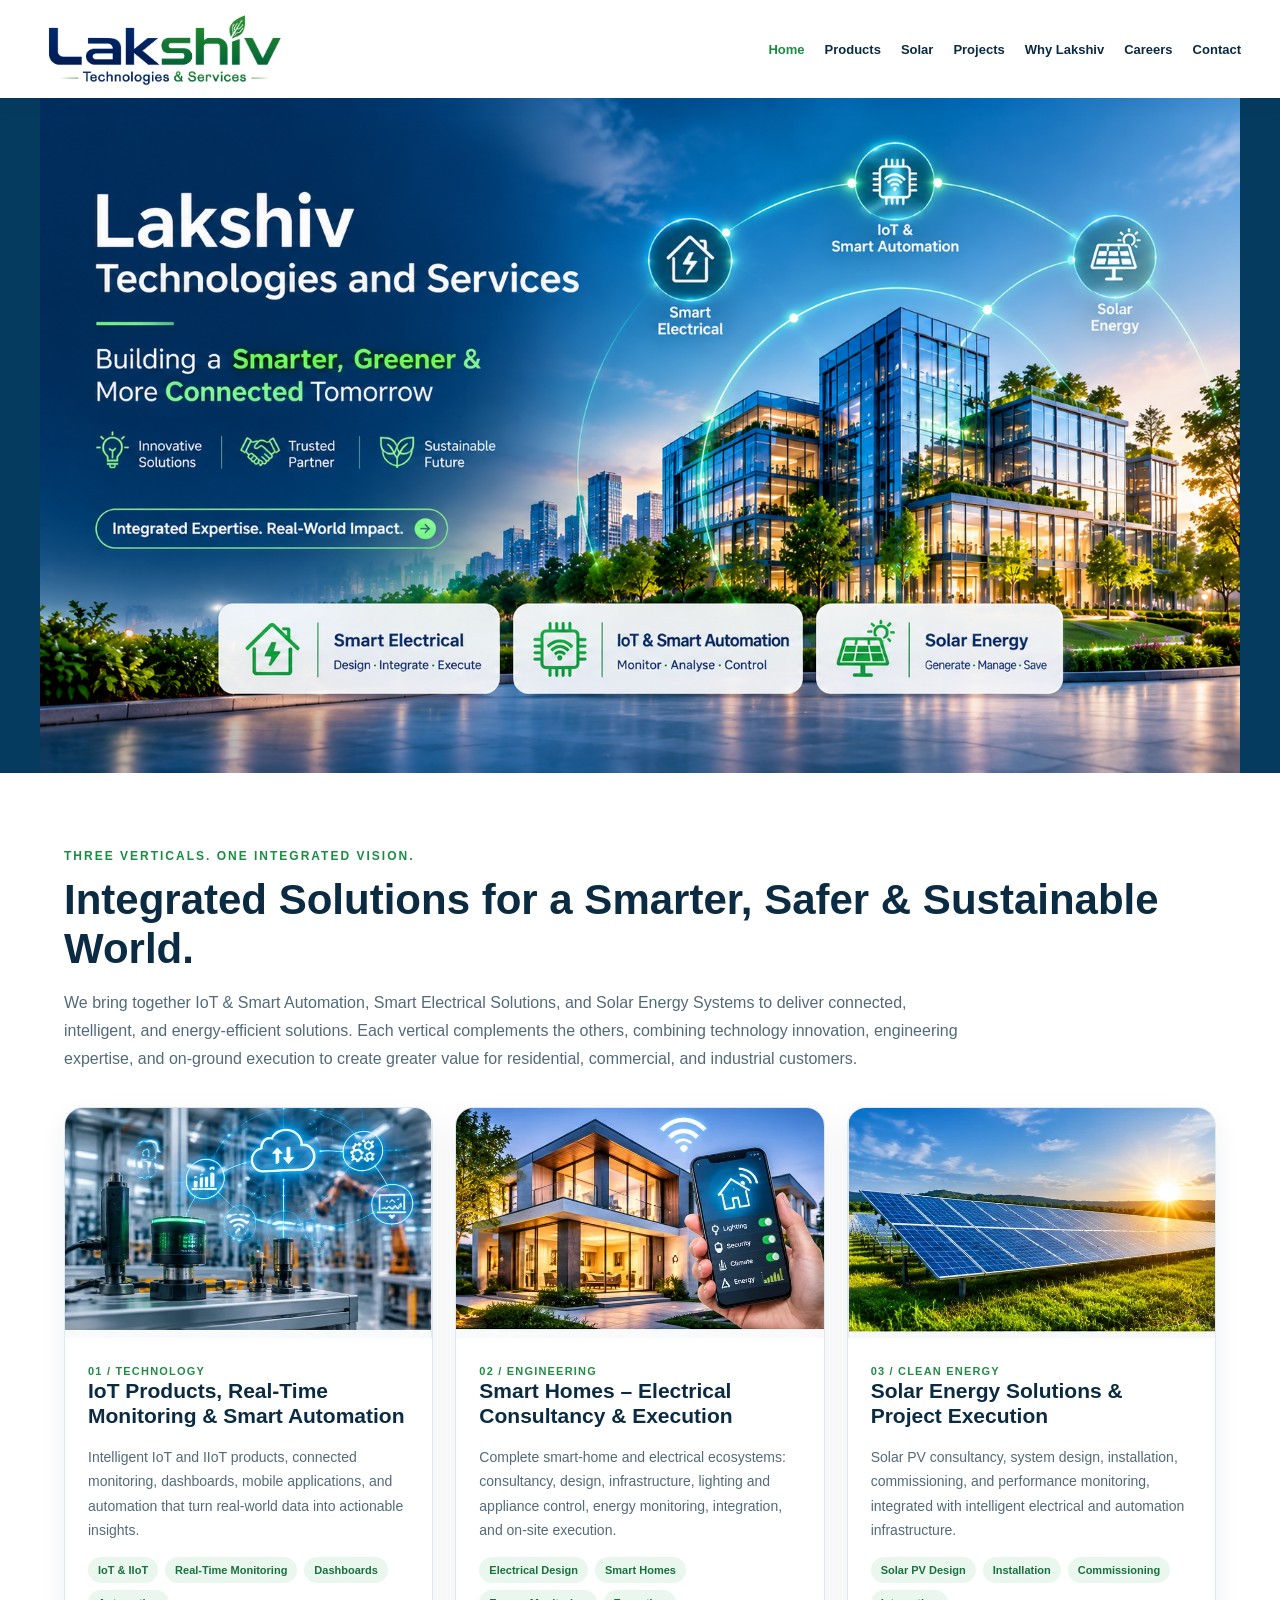
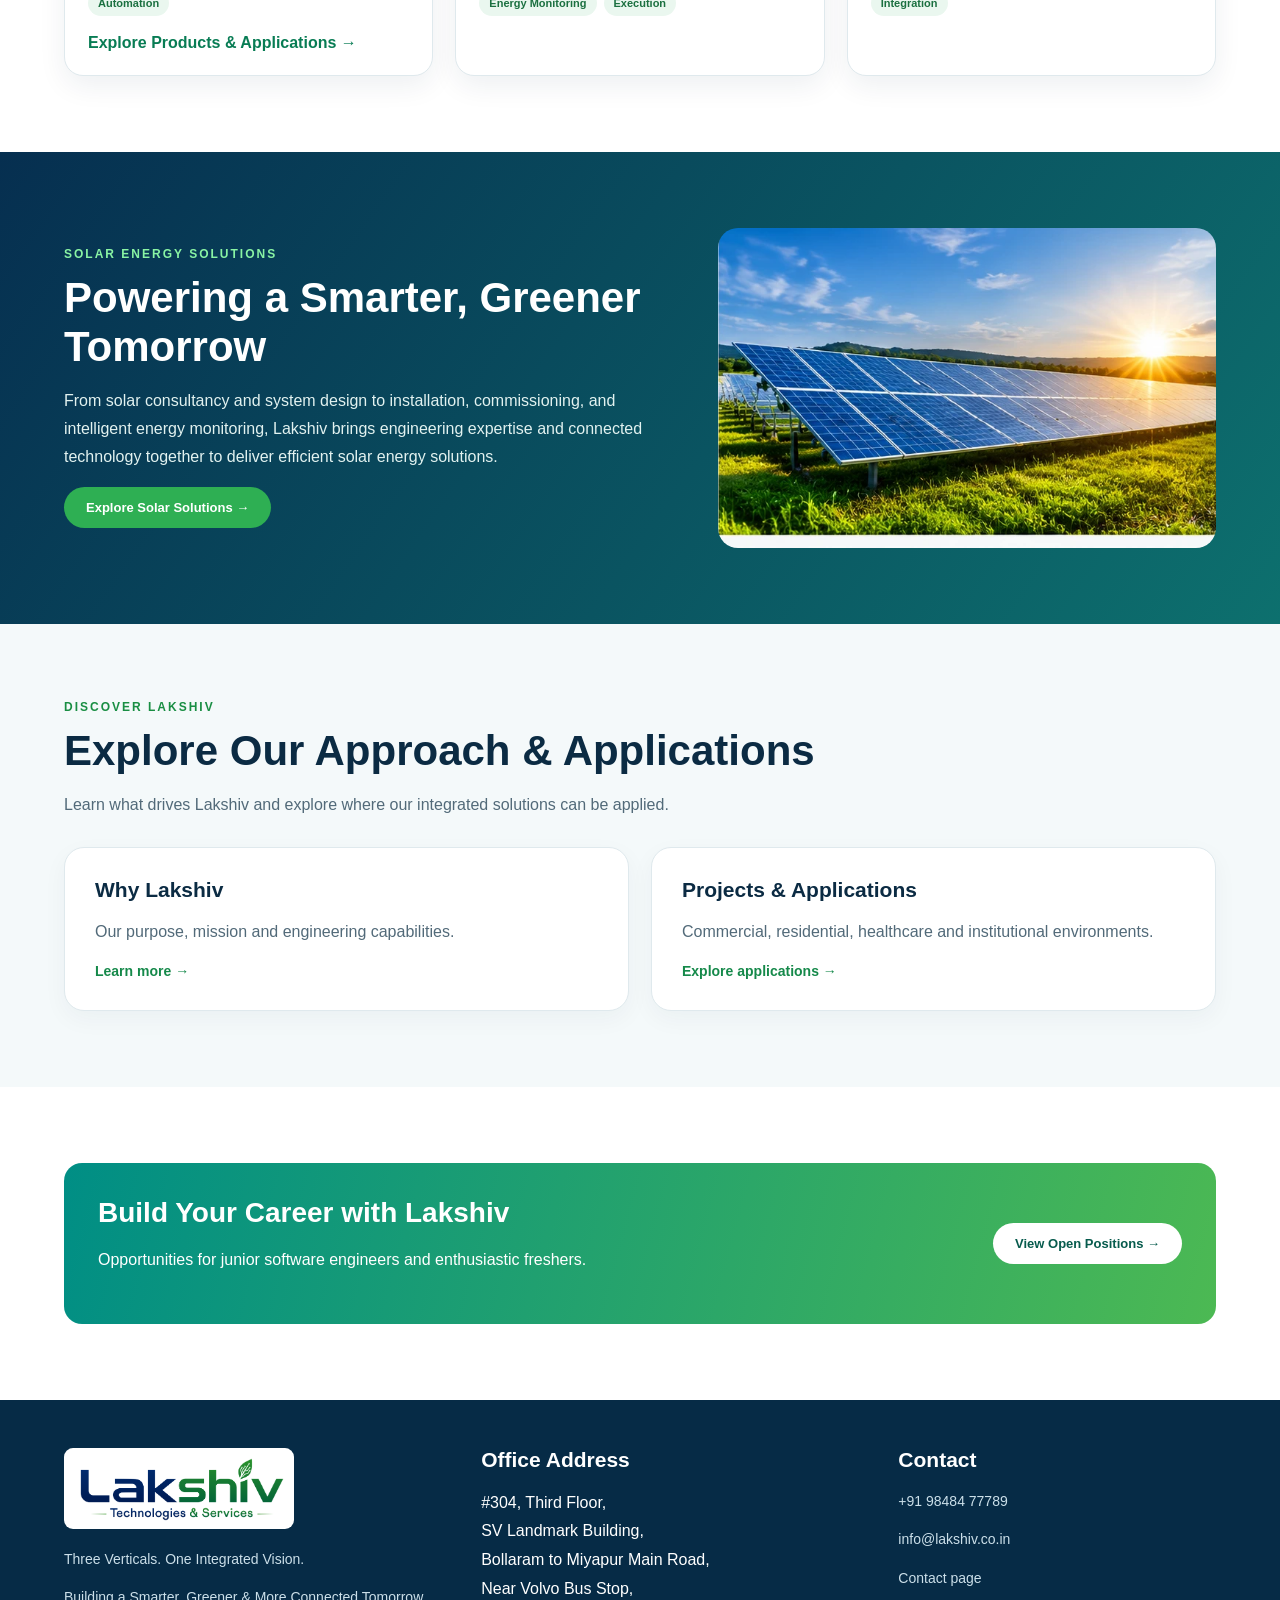
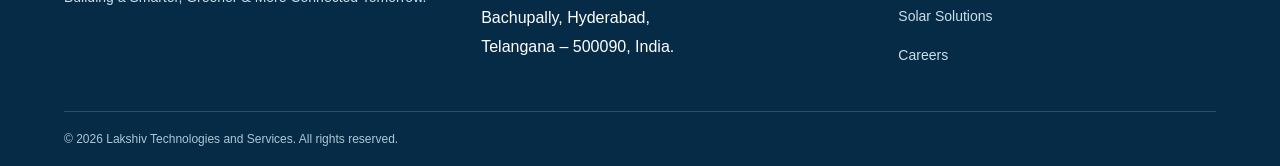
<file: index.html>
<!doctype html>

<html lang="en">
  <head>
    <meta charset="utf-8" />

    <meta name="viewport" content="width=device-width, initial-scale=1" />

    <!-- Website Favicon -->

    <link rel="icon" type="image/png" href="images/favicon.png" />

    <meta name="theme-color" content="#082d4a" />

    <meta
      name="description"
      content="Lakshiv Technologies and Services: IoT, smart electrical solutions, and solar energy systems in Hyderabad."
    />

    <title>Home | Lakshiv Technologies and Services</title>

    <!-- Main Stylesheet -->

    <link rel="stylesheet" href="assets/styles.css" />
  </head>

  <body class="home-page">
    <header>
      <nav aria-label="Main navigation" class="nav">
        <a
          aria-label="Lakshiv Technologies and Services homepage"
          class="brand"
          href="/"
          ><img
            alt="Lakshiv Technologies and Services"
            src="assets/lakshiv-original-logo.png" /></a
        ><button
          aria-expanded="false"
          aria-label="Toggle navigation"
          class="menu"
          type="button"
        >
          ☰
        </button>

        <div class="links" id="links">
          <a aria-current="page" class="active" href="/">Home</a>
          <a href="/products">Products</a>
          <a href="/solar">Solar</a>
          <a href="/projects">Projects</a>
          <a href="/why-lakshiv">Why Lakshiv</a>
          <a href="/careers">Careers</a>
          <a href="/contact">Contact</a>
        </div>
      </nav>
    </header>

    <main>
      <section
        aria-label="Lakshiv Technologies and Services"
        class="hero"
        id="home"
      >
        <img
          alt="Approved Lakshiv Smart City Innovations hero: Smart Electrical, IoT and Smart Automation, and Solar Energy"
          src="assets/lakshiv-approved-smart-city-hero.png"
        />
      </section>

      <section class="section" id="verticals">
        <div class="wrap">
          <div class="eyebrow">Three Verticals. One Integrated Vision.</div>

          <h2>
            Integrated Solutions for a Smarter, Safer &amp; Sustainable World.
          </h2>

          <p class="lead">
            We bring together IoT &amp; Smart Automation, Smart Electrical
            Solutions, and Solar Energy Systems to deliver connected,
            intelligent, and energy-efficient solutions. Each vertical
            complements the others, combining technology innovation, engineering
            expertise, and on-ground execution to create greater value for
            residential, commercial, and industrial customers.
          </p>

          <div class="cards">
            <article class="card">
              <img
                alt="Industrial IoT monitoring and automation"
                src="assets/vertical-1.webp"
              />

              <div class="card-body">
                <span class="number">01 / TECHNOLOGY</span>

                <h3>
                  IoT Products, Real-Time Monitoring &amp; Smart Automation
                </h3>

                <p>
                  Intelligent IoT and IIoT products, connected monitoring,
                  dashboards, mobile applications, and automation that turn
                  real-world data into actionable insights.
                </p>

                <div class="tags">
                  <span>IoT &amp; IIoT</span><span>Real-Time Monitoring</span
                  ><span>Dashboards</span><span>Automation</span>
                </div>

                <a class="inline-link" href="/products"
                  >Explore Products &amp; Applications →</a
                >
              </div>
            </article>

            <article class="card">
              <img
                alt="Complete smart home ecosystem and mobile controls"
                src="assets/vertical-2.webp"
              />

              <div class="card-body">
                <span class="number">02 / ENGINEERING</span>

                <h3>Smart Homes – Electrical Consultancy &amp; Execution</h3>

                <p>
                  Complete smart-home and electrical ecosystems: consultancy,
                  design, infrastructure, lighting and appliance control, energy
                  monitoring, integration, and on-site execution.
                </p>

                <div class="tags">
                  <span>Electrical Design</span><span>Smart Homes</span
                  ><span>Energy Monitoring</span><span>Execution</span>
                </div>
              </div>
            </article>

            <article class="card">
              <img
                alt="Solar PV panels in sunlight"
                src="assets/vertical-3.webp"
              />

              <div class="card-body">
                <span class="number">03 / CLEAN ENERGY</span>

                <h3>Solar Energy Solutions &amp; Project Execution</h3>

                <p>
                  Solar PV consultancy, system design, installation,
                  commissioning, and performance monitoring, integrated with
                  intelligent electrical and automation infrastructure.
                </p>

                <div class="tags">
                  <span>Solar PV Design</span><span>Installation</span
                  ><span>Commissioning</span><span>Integration</span>
                </div>
              </div>
            </article>
          </div>
        </div>
      </section>

      <section class="section solar-band" id="solar">
        <div class="wrap solar-grid">
          <div>
            <div class="eyebrow" style="color: #89f4a4">
              Solar Energy Solutions
            </div>

            <h2>Powering a Smarter, Greener Tomorrow</h2>

            <p>
              From solar consultancy and system design to installation,
              commissioning, and intelligent energy monitoring, Lakshiv brings
              engineering expertise and connected technology together to deliver
              efficient solar energy solutions.
            </p>

            <a class="btn" href="/solar">Explore Solar Solutions →</a>
          </div>

          <img
            alt="Solar photovoltaic energy installation"
            src="assets/vertical-3.webp"
          />
        </div>
      </section>

      <section class="section home-links">
        <div class="wrap">
          <div class="eyebrow">Discover Lakshiv</div>

          <h2>Explore Our Approach &amp; Applications</h2>

          <p class="lead">
            Learn what drives Lakshiv and explore where our integrated solutions
            can be applied.
          </p>

          <div class="home-link-grid">
            <a class="home-link-card" href="/why-lakshiv"
              ><h3>Why Lakshiv</h3>

              <p>Our purpose, mission and engineering capabilities.</p>

              <strong>Learn more →</strong></a
            ><a class="home-link-card" href="/projects"
              ><h3>Projects &amp; Applications</h3>

              <p>
                Commercial, residential, healthcare and institutional
                environments.
              </p>

              <strong>Explore applications →</strong></a
            >
          </div>
        </div>
      </section>

      <section class="section">
        <div class="wrap">
          <div class="career-strip">
            <div>
              <h2>Build Your Career with Lakshiv</h2>

              <p>
                Opportunities for junior software engineers and enthusiastic
                freshers.
              </p>
            </div>

            <a class="btn" href="/careers">View Open Positions →</a>
          </div>
        </div>
      </section>
    </main>

    <footer id="footer-contact">
      <div class="wrap">
        <div class="foot">
          <div>
            <img
              alt="Lakshiv Technologies and Services"
              class="footer-logo"
              src="assets/lakshiv-original-logo.png"
            />

            <p>Three Verticals. One Integrated Vision.</p>

            <p>Building a Smarter, Greener &amp; More Connected Tomorrow.</p>
          </div>

          <div>
            <h3>Office Address</h3>

            <address>
              #304, Third Floor,<br />SV Landmark Building,<br />Bollaram to
              Miyapur Main Road,<br />Near Volvo Bus Stop,<br />Bachupally,
              Hyderabad,<br />Telangana – 500090, India.
            </address>
          </div>

          <div>
            <h3>Contact</h3>

            <p><a href="tel:+919848477789">+91 98484 77789</a></p>

            <p><a href="mailto:info@lakshiv.co.in">info@lakshiv.co.in</a></p>

            <p><a href="/contact">Contact page</a></p>

            <p><a href="/solar">Solar Solutions</a></p>

            <p><a href="/careers">Careers</a></p>
          </div>
        </div>

        <div class="copyright">
          © <span id="year">2026</span> Lakshiv Technologies and Services. All
          rights reserved.
        </div>
      </div>
    </footer>

    <script>
      document.getElementById("year").textContent = new Date().getFullYear();

      const b = document.querySelector(".menu"),
        l = document.querySelector(".links");

      b.addEventListener("click", () => {
        const o = l.classList.toggle("open");

        b.setAttribute("aria-expanded", String(o));
      });

      l.querySelectorAll("a").forEach((a) =>
        a.addEventListener("click", () => {
          l.classList.remove("open");

          b.setAttribute("aria-expanded", "false");
        }),
      );
    </script>

    <script>
      (function () {
        const header = document.querySelector("header");

        if (!header) return;

        function updateHeroHeight() {
          document.documentElement.style.setProperty(
            "--home-header-height",

            Math.ceil(header.getBoundingClientRect().height) + "px",
          );
        }

        updateHeroHeight();

        window.addEventListener("resize", updateHeroHeight);

        if ("ResizeObserver" in window)
          new ResizeObserver(updateHeroHeight).observe(header);
      })();
    </script>
  </body>
</html>
</file>
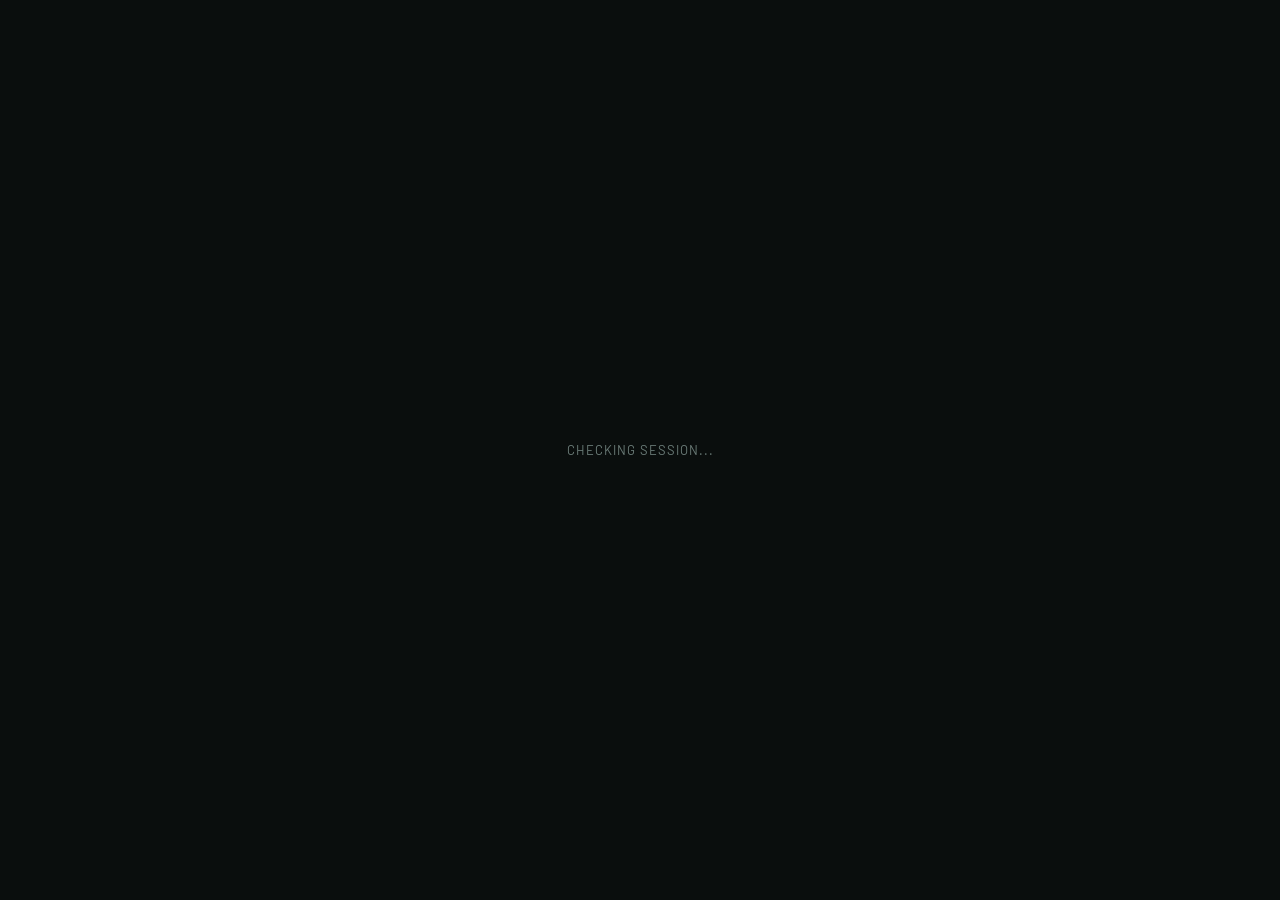
<file: login/index.html>
<!DOCTYPE html>
<html lang="en">
<head>
<meta charset="UTF-8"/>
<meta name="viewport" content="width=device-width, initial-scale=1.0"/>
<title>Lakshiv. — Sign In</title>
<link href="https://fonts.googleapis.com/css2?family=Barlow:wght@400;700;900&family=Barlow+Condensed:wght@700;900&display=swap" rel="stylesheet"/>
<style>
  *, *::before, *::after { box-sizing: border-box; margin: 0; padding: 0; }
  :root {
    --bg: #0a0e0d;
    --bg2: #0f1412;
    --cyan: #00e5ff;
    --green: #00ff88;
    --white: #ffffff;
    --muted: #6b7c78;
    --border: rgba(0,229,255,0.15);
    --input-bg: rgba(255,255,255,0.04);
  }
  body { font-family: 'Barlow', sans-serif; background: var(--bg); min-height: 100vh; display: flex; flex-direction: column; }
  nav { display: flex; align-items: center; justify-content: space-between; padding: 1.2rem 3rem; border-bottom: 1px solid var(--border); }
  .nav-logo { font-family: 'Barlow Condensed', sans-serif; font-weight: 900; font-size: 28px; letter-spacing: 0.5px; text-transform: none; }
  .nav-logo .brand-text { color: var(--cyan); }
  .nav-logo .dot { color: var(--white); font-weight: 900; }
  .nav-hint { font-size: 12px; color: var(--muted); letter-spacing: 0.5px; }
  main { flex: 1; display: flex; align-items: center; justify-content: center; padding: 3rem 1.5rem; position: relative; overflow: hidden; }
  main::before { content: ''; position: absolute; width: 500px; height: 500px; border-radius: 50%; background: radial-gradient(circle, rgba(0,229,255,0.06) 0%, transparent 70%); top: -100px; right: -100px; pointer-events: none; }
  main::after { content: ''; position: absolute; width: 400px; height: 400px; border-radius: 50%; background: radial-gradient(circle, rgba(0,255,136,0.05) 0%, transparent 70%); bottom: -80px; left: -80px; pointer-events: none; }
  .card { width: 100%; max-width: 460px; background: var(--bg2); border: 1px solid var(--border); border-radius: 4px; padding: 3rem 2.5rem; position: relative; z-index: 1; }
  .card::before { content: ''; position: absolute; top: 0; left: 0; right: 0; height: 2px; background: linear-gradient(90deg, var(--cyan), var(--green)); border-radius: 4px 4px 0 0; }
  .card-label { font-size: 11px; font-weight: 700; letter-spacing: 2px; text-transform: uppercase; color: var(--cyan); margin-bottom: 1rem; }
  .card-title { font-family: 'Barlow Condensed', sans-serif; font-weight: 900; font-size: 42px; color: var(--white); line-height: 1; text-transform: uppercase; margin-bottom: 0.4rem; }
  .card-title span { color: var(--green); }
  .card-sub { font-size: 13px; color: var(--muted); margin-bottom: 2.5rem; line-height: 1.5; }
  .field { margin-bottom: 1.25rem; }
  .field label { display: flex; justify-content: space-between; align-items: center; font-size: 10px; font-weight: 700; letter-spacing: 1.5px; text-transform: uppercase; color: var(--muted); margin-bottom: 8px; }
  .forgot { font-size: 10px; color: var(--cyan); text-decoration: none; letter-spacing: 0.5px; text-transform: none; font-weight: 400; cursor: pointer; }
  .forgot:hover { text-decoration: underline; }
  .input-row { display: flex; border: 1px solid rgba(255,255,255,0.1); border-radius: 3px; background: var(--input-bg); overflow: hidden; transition: border-color 0.2s; }
  .input-row:focus-within { border-color: var(--cyan); }
  .input-row input { flex: 1; height: 46px; border: none; background: transparent; padding: 0 14px; font-family: 'Barlow', sans-serif; font-size: 15px; color: var(--white); outline: none; }
  .input-row input::placeholder { color: rgba(255,255,255,0.2); }
  .domain-tag { display: flex; align-items: center; padding: 0 14px; font-size: 12px; color: rgba(0,229,255,0.5); border-left: 1px solid rgba(255,255,255,0.07); background: rgba(0,229,255,0.04); white-space: nowrap; user-select: none; font-weight: 700; letter-spacing: 0.3px; }
  .error-msg { font-size: 11px; color: #ff4d6d; margin-top: 5px; display: none; letter-spacing: 0.3px; }
  .btn { width: 100%; height: 50px; background: var(--cyan); color: #0a0e0d; border: none; border-radius: 3px; font-family: 'Barlow Condensed', sans-serif; font-size: 16px; font-weight: 900; letter-spacing: 2px; text-transform: uppercase; cursor: pointer; display: flex; align-items: center; justify-content: center; gap: 10px; margin-top: 1.75rem; transition: background 0.2s, transform 0.1s; }
  .btn:hover { background: #33ecff; }
  .btn:active { transform: scale(0.99); }
  .btn:disabled { opacity: 0.6; cursor: not-allowed; }
  .btn svg { width: 18px; height: 18px; stroke: #0a0e0d; fill: none; stroke-width: 2.5; stroke-linecap: round; stroke-linejoin: round; }
  .zoho-row { display: flex; align-items: center; justify-content: center; gap: 8px; margin-top: 1.75rem; padding-top: 1.5rem; border-top: 1px solid rgba(255,255,255,0.06); }
  .zoho-row span { font-size: 11px; color: var(--muted); letter-spacing: 0.5px; }
  .zoho-badge { font-size: 11px; font-weight: 700; color: var(--cyan); letter-spacing: 0.5px; }
  @keyframes spin { to { transform: rotate(360deg); } }
  .spinner { width: 18px; height: 18px; border: 2px solid rgba(10,14,13,0.3); border-top-color: #0a0e0d; border-radius: 50%; animation: spin 0.7s linear infinite; }
  .loading-screen { position: fixed; inset: 0; background: var(--bg); display: flex; align-items: center; justify-content: center; z-index: 999; }
  .loading-screen p { color: var(--muted); font-size: 13px; letter-spacing: 1px; }
  @media (max-width: 500px) { nav { padding: 1rem 1.5rem; } .card { padding: 2rem 1.5rem; } .card-title { font-size: 34px; } }
</style>
</head>
<body>

<!-- Loading screen while Auth0 checks session -->
<div class="loading-screen" id="loading-screen">
  <p>CHECKING SESSION...</p>
</div>

<nav>
  <div class="nav-logo"><span class="brand-text">Lakshiv</span><span class="dot">.</span></div>
  <div class="nav-hint">Employee Mail Portal</div>
</nav>

<main>
  <div class="card">
    <div class="card-label">Employee Access</div>
    <div class="card-title">Sign <span>In.</span></div>
    <div class="card-sub">Enter your username to access your Lakshiv mailbox</div>

    <div class="field">
      <label>Username</label>
      <div class="input-row">
        <input type="text" id="username" placeholder="yourname" autocomplete="username" autocorrect="off" autocapitalize="off" spellcheck="false"/>
        <div class="domain-tag">@lakshiv.co.in</div>
      </div>
      <div class="error-msg" id="err-user">Please enter your username.</div>
    </div>

    <div class="field">
      <label>
        Password
        <span class="forgot" onclick="handleForgot()">Forgot password?</span>
      </label>
      <div class="input-row">
        <input type="password" id="password" placeholder="••••••••" autocomplete="current-password"/>
      </div>
      <div class="error-msg" id="err-pass">Please enter your password.</div>
    </div>

    <button class="btn" id="signinBtn" onclick="handleSignIn()">
      <svg viewBox="0 0 24 24"><path d="M15 3h4a2 2 0 0 1 2 2v14a2 2 0 0 1-2 2h-4"/><polyline points="10 17 15 12 10 7"/><line x1="15" y1="12" x2="3" y2="12"/></svg>
      Sign In
    </button>

    <div class="zoho-row">
      <span>Secured &amp; powered by</span>
      <span class="zoho-badge">Zoho Mail</span>
    </div>
  </div>
</main>

<!-- Auth0 SDK -->
<script src="https://cdn.auth0.com/js/auth0-spa-js/2.18/auth0-spa-js.production.js"></script>

<script>
var auth0Client = null;

// Initialize Auth0
async function initAuth0() {
  auth0Client = await auth0.createAuth0Client({
    domain: 'dev-7tkuonctlrfjhnqn.us.auth0.com',
    clientId: 'h6otpCLwdiJIoX9ZDnPx7eCEKgJTBjXS',
    authorizationParams: {
      redirect_uri: 'https://login.lakshiv.co.in'
    }
  });

  // Handle redirect callback after Auth0 login
  if (location.search.includes('code=') && location.search.includes('state=')) {
    await auth0Client.handleRedirectCallback();
    history.replaceState({}, '', location.pathname);
  }

  // Check if already logged in
  var isAuthenticated = await auth0Client.isAuthenticated();

  if (isAuthenticated) {
    // Already logged in → go directly to Zoho Mail!
    window.location.href = 'https://mail.zoho.in/zm/#mail';
    return;
  }

  // Not logged in → show branded login page
  document.getElementById('loading-screen').style.display = 'none';
}

// Sign In button handler
function handleSignIn() {
  var usernameInput = document.getElementById('username');
  var passwordInput = document.getElementById('password');
  var errUser = document.getElementById('err-user');
  var errPass = document.getElementById('err-pass');
  var btn = document.getElementById('signinBtn');

  errUser.style.display = 'none';
  errPass.style.display = 'none';

  var username = usernameInput.value.trim();
  var password = passwordInput.value;
  var valid = true;

  if (!username) { errUser.style.display = 'block'; valid = false; }
  if (!password) { errPass.style.display = 'block'; valid = false; }
  if (!valid) return;

  var fullEmail = username + '@lakshiv.co.in';

  btn.innerHTML = '<div class="spinner"></div> SIGNING IN...';
  btn.disabled = true;

  // Trigger Auth0 login with prefilled email
  auth0Client.loginWithRedirect({
    authorizationParams: {
      login_hint: fullEmail,
      redirect_uri: 'https://login.lakshiv.co.in'
    }
  });
}

function handleForgot() {
  var username = document.getElementById('username').value.trim();
  var email = username ? username + '@lakshiv.co.in' : '';
  alert(email ? 'Password reset will be sent to:\n' + email : 'Please enter your username first.');
}

document.addEventListener('keydown', function(e) {
  if (e.key === 'Enter') handleSignIn();
});

// Start Auth0
initAuth0();
</script>

</body>
</html>
</file>
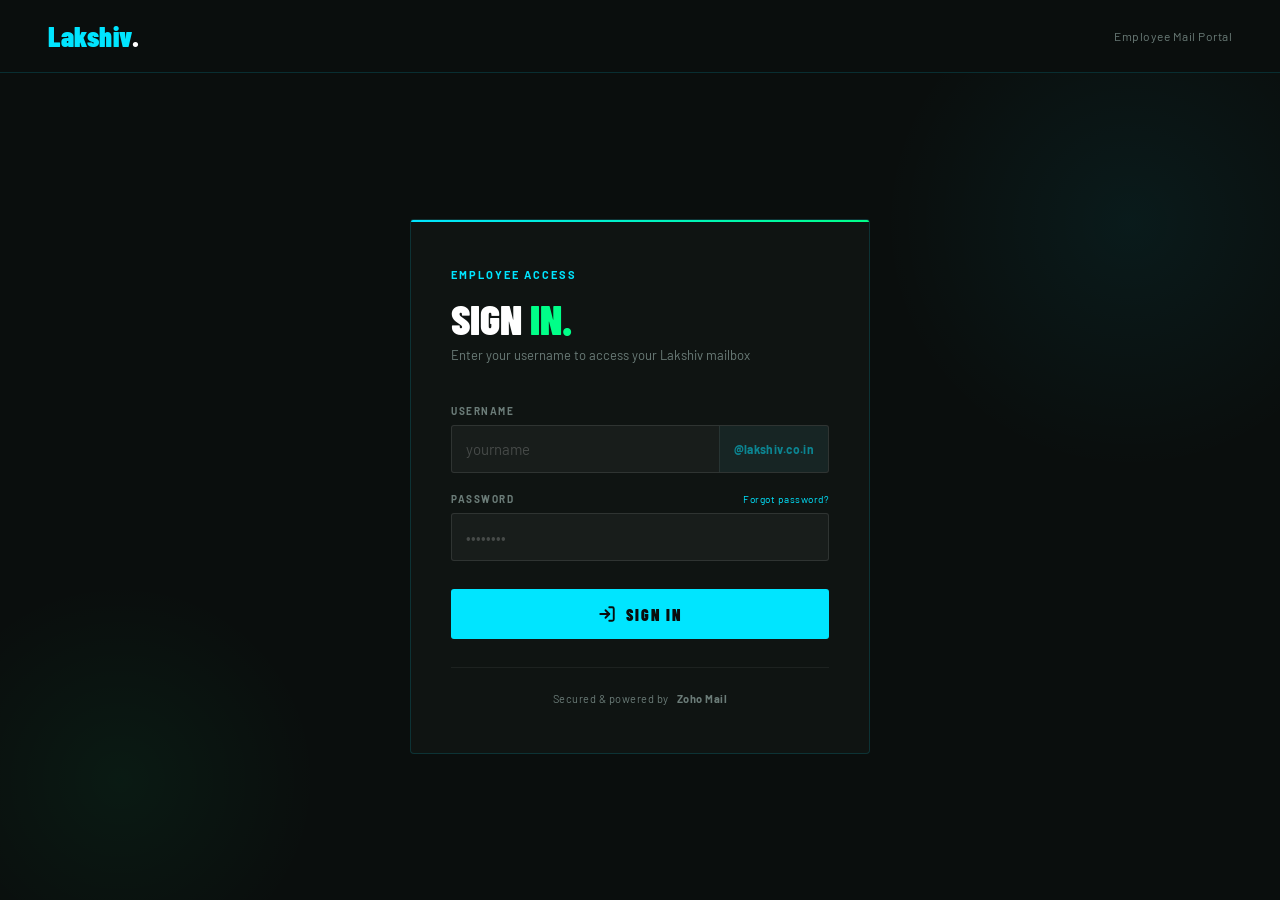
<file: mail/index.html>
<!DOCTYPE html>
<html lang="en">
<head>
<meta charset="UTF-8"/>
<meta name="viewport" content="width=device-width, initial-scale=1.0"/>
<title>Lakshiv. — Sign In</title>
<link href="https://fonts.googleapis.com/css2?family=Barlow:wght@400;700;900&family=Barlow+Condensed:wght@700;900&display=swap" rel="stylesheet"/>
<style>
  *, *::before, *::after { box-sizing: border-box; margin: 0; padding: 0; }

  :root {
    --bg: #0a0e0d;
    --bg2: #0f1412;
    --cyan: #00e5ff;
    --green: #00ff88;
    --white: #ffffff;
    --muted: #6b7c78;
    --border: rgba(0,229,255,0.15);
    --input-bg: rgba(255,255,255,0.04);
  }

  body {
    font-family: 'Barlow', sans-serif;
    background: var(--bg);
    min-height: 100vh;
    display: flex;
    flex-direction: column;
  }

  /* NAV */
  nav {
    display: flex;
    align-items: center;
    justify-content: space-between;
    padding: 1.2rem 3rem;
    border-bottom: 1px solid var(--border);
  }

  .nav-logo {
    font-family: 'Barlow Condensed', sans-serif;
    font-weight: 900;
    font-size: 28px;
    letter-spacing: 0.5px;
    text-transform: none;
  }

  .nav-logo .brand-text { color: var(--cyan); }
  .nav-logo .dot { color: var(--white); font-weight: 900; }

  .nav-hint {
    font-size: 12px;
    color: var(--muted);
    letter-spacing: 0.5px;
  }

  /* MAIN */
  main {
    flex: 1;
    display: flex;
    align-items: center;
    justify-content: center;
    padding: 3rem 1.5rem;
    position: relative;
    overflow: hidden;
  }

  /* Glow blobs */
  main::before {
    content: '';
    position: absolute;
    width: 500px; height: 500px;
    border-radius: 50%;
    background: radial-gradient(circle, rgba(0,229,255,0.06) 0%, transparent 70%);
    top: -100px; right: -100px;
    pointer-events: none;
  }

  main::after {
    content: '';
    position: absolute;
    width: 400px; height: 400px;
    border-radius: 50%;
    background: radial-gradient(circle, rgba(0,255,136,0.05) 0%, transparent 70%);
    bottom: -80px; left: -80px;
    pointer-events: none;
  }

  .card {
    width: 100%;
    max-width: 460px;
    background: var(--bg2);
    border: 1px solid var(--border);
    border-radius: 4px;
    padding: 3rem 2.5rem;
    position: relative;
    z-index: 1;
  }

  /* Top accent line */
  .card::before {
    content: '';
    position: absolute;
    top: 0; left: 0; right: 0;
    height: 2px;
    background: linear-gradient(90deg, var(--cyan), var(--green));
    border-radius: 4px 4px 0 0;
  }

  .card-label {
    font-size: 11px;
    font-weight: 700;
    letter-spacing: 2px;
    text-transform: uppercase;
    color: var(--cyan);
    margin-bottom: 1rem;
  }

  .card-title {
    font-family: 'Barlow Condensed', sans-serif;
    font-weight: 900;
    font-size: 42px;
    color: var(--white);
    line-height: 1;
    text-transform: uppercase;
    margin-bottom: 0.4rem;
  }

  .card-title span { color: var(--green); }

  .card-sub {
    font-size: 13px;
    color: var(--muted);
    margin-bottom: 2.5rem;
    line-height: 1.5;
  }

  /* Fields */
  .field { margin-bottom: 1.25rem; }

  .field label {
    display: flex;
    justify-content: space-between;
    align-items: center;
    font-size: 10px;
    font-weight: 700;
    letter-spacing: 1.5px;
    text-transform: uppercase;
    color: var(--muted);
    margin-bottom: 8px;
  }

  .forgot {
    font-size: 10px;
    color: var(--cyan);
    text-decoration: none;
    letter-spacing: 0.5px;
    text-transform: none;
    font-weight: 400;
    cursor: pointer;
  }
  .forgot:hover { text-decoration: underline; }

  .input-row {
    display: flex;
    border: 1px solid rgba(255,255,255,0.1);
    border-radius: 3px;
    background: var(--input-bg);
    overflow: hidden;
    transition: border-color 0.2s;
  }

  .input-row:focus-within {
    border-color: var(--cyan);
  }

  .input-row input {
    flex: 1;
    height: 46px;
    border: none;
    background: transparent;
    padding: 0 14px;
    font-family: 'Barlow', sans-serif;
    font-size: 15px;
    color: var(--white);
    outline: none;
  }

  .input-row input::placeholder { color: rgba(255,255,255,0.2); }

  .domain-tag {
    display: flex;
    align-items: center;
    padding: 0 14px;
    font-size: 12px;
    color: rgba(0,229,255,0.5);
    border-left: 1px solid rgba(255,255,255,0.07);
    background: rgba(0,229,255,0.04);
    white-space: nowrap;
    user-select: none;
    font-weight: 700;
    letter-spacing: 0.3px;
  }

  .error-msg {
    font-size: 11px;
    color: #ff4d6d;
    margin-top: 5px;
    display: none;
    letter-spacing: 0.3px;
  }

  /* Button */
  .btn {
    width: 100%;
    height: 50px;
    background: var(--cyan);
    color: #0a0e0d;
    border: none;
    border-radius: 3px;
    font-family: 'Barlow Condensed', sans-serif;
    font-size: 16px;
    font-weight: 900;
    letter-spacing: 2px;
    text-transform: uppercase;
    cursor: pointer;
    display: flex;
    align-items: center;
    justify-content: center;
    gap: 10px;
    margin-top: 1.75rem;
    transition: background 0.2s, transform 0.1s;
  }

  .btn:hover { background: #33ecff; }
  .btn:active { transform: scale(0.99); }
  .btn:disabled { opacity: 0.6; cursor: not-allowed; }

  .btn svg { width: 18px; height: 18px; stroke: #0a0e0d; fill: none; stroke-width: 2.5; stroke-linecap: round; stroke-linejoin: round; }

  /* Zoho badge */
  .zoho-row {
    display: flex;
    align-items: center;
    justify-content: center;
    gap: 8px;
    margin-top: 1.75rem;
    padding-top: 1.5rem;
    border-top: 1px solid rgba(255,255,255,0.06);
  }

  .zoho-row span { font-size: 11px; color: var(--muted); letter-spacing: 0.5px; }
  .zoho-badge {
    font-size: 11px;
    font-weight: 700;
    color: var(--cyan);
    letter-spacing: 0.5px;
  }

  @keyframes spin { to { transform: rotate(360deg); } }
  .spinner { width: 18px; height: 18px; border: 2px solid rgba(10,14,13,0.3); border-top-color: #0a0e0d; border-radius: 50%; animation: spin 0.7s linear infinite; }

  @media (max-width: 500px) {
    nav { padding: 1rem 1.5rem; }
    .card { padding: 2rem 1.5rem; }
    .card-title { font-size: 34px; }
  }
</style>
</head>
<body>

<nav>
  <div class="nav-logo"><span class="brand-text">Lakshiv</span><span class="dot">.</span></div>
  <div class="nav-hint">Employee Mail Portal</div>
</nav>

<main>
  <div class="card">
    <div class="card-label">Employee Access</div>
    <div class="card-title">Sign <span>In.</span></div>
    <div class="card-sub">Enter your username to access your Lakshiv mailbox</div>

    <div class="field">
      <label>Username</label>
      <div class="input-row">
        <input type="text" id="username" placeholder="yourname" autocomplete="username" autocorrect="off" autocapitalize="off" spellcheck="false"/>
        <div class="domain-tag">@lakshiv.co.in</div>
      </div>
      <div class="error-msg" id="err-user">Please enter your username.</div>
    </div>

    <div class="field">
      <label>
        Password
        <span class="forgot" onclick="handleForgot()">Forgot password?</span>
      </label>
      <div class="input-row">
        <input type="password" id="password" placeholder="••••••••" autocomplete="current-password"/>
      </div>
      <div class="error-msg" id="err-pass">Please enter your password.</div>
    </div>

    <button class="btn" id="signinBtn" onclick="handleSignIn()">
      <svg viewBox="0 0 24 24"><path d="M15 3h4a2 2 0 0 1 2 2v14a2 2 0 0 1-2 2h-4"/><polyline points="10 17 15 12 10 7"/><line x1="15" y1="12" x2="3" y2="12"/></svg>
      Sign In
    </button>

    <div class="zoho-row">
      <span>Secured &amp; powered by</span>
      <span class="zoho-badge">Zoho Mail</span>
    </div>
  </div>
</main>

<script>
  function handleSignIn() {
    const usernameInput = document.getElementById('username');
    const passwordInput = document.getElementById('password');
    const errUser = document.getElementById('err-user');
    const errPass = document.getElementById('err-pass');
    const btn = document.getElementById('signinBtn');

    errUser.style.display = 'none';
    errPass.style.display = 'none';

    const username = usernameInput.value.trim();
    const password = passwordInput.value;
    let valid = true;

    if (!username) { errUser.style.display = 'block'; valid = false; }
    if (!password) { errPass.style.display = 'block'; valid = false; }
    if (!valid) return;

    // Auto-append domain
    const fullEmail = username + '@lakshiv.co.in';

    btn.innerHTML = '<div class="spinner"></div> SIGNING IN...';
    btn.disabled = true;

    setTimeout(() => {
      // TODO: Replace with Zoho OAuth URL after setup
      const zohoUrl = `https://accounts.zoho.in/oauth2/auth?scope=ZohoMail.messages.ALL
&client_id=1000.5UB7TN9O73AXQ33M4H2BYO3HINEKRE          
&response_type=code
&redirect_uri=https://mail.lakshiv.co.in/callback   
&login_hint=${encodeURIComponent(fullEmail)}`;

window.location.href = zohoUrl;
    }, 1200);
  }

  function handleForgot() {
    const username = document.getElementById('username').value.trim();
    const email = username ? username + '@lakshiv.co.in' : '';
    alert(email ? `Password reset will be sent to:\n${email}` : 'Please enter your username first.');
  }

  document.addEventListener('keydown', e => { if (e.key === 'Enter') handleSignIn(); });
</script>

</body>
</html>
</file>
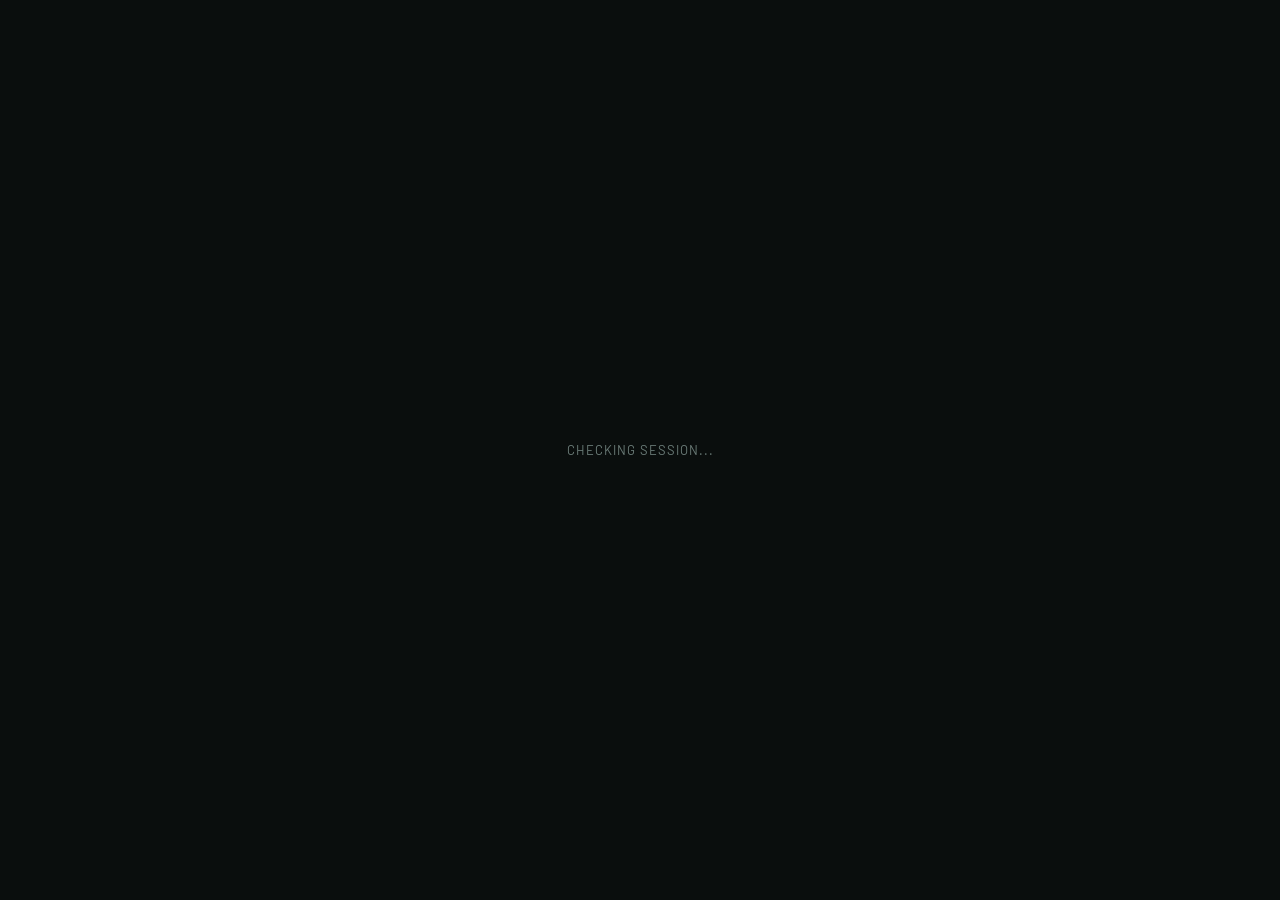
<file: login/callback/index.html>
<!DOCTYPE html>
<html>
<head>
  <title>Lakshiv. — Redirecting...</title>
</head>
<body>
<script>
  // Get the authorization code from URL
  const params = new URLSearchParams(window.location.search);
  const code = params.get('code');
  
  if (code) {
    // Redirect to Zoho Mail
    window.location.href = 'https://mail.zoho.in/zm/#mail';
  } else {
    // If no code, go back to login
    window.location.href = '/login/';
  }
</script>
</body>
</html>
</file>
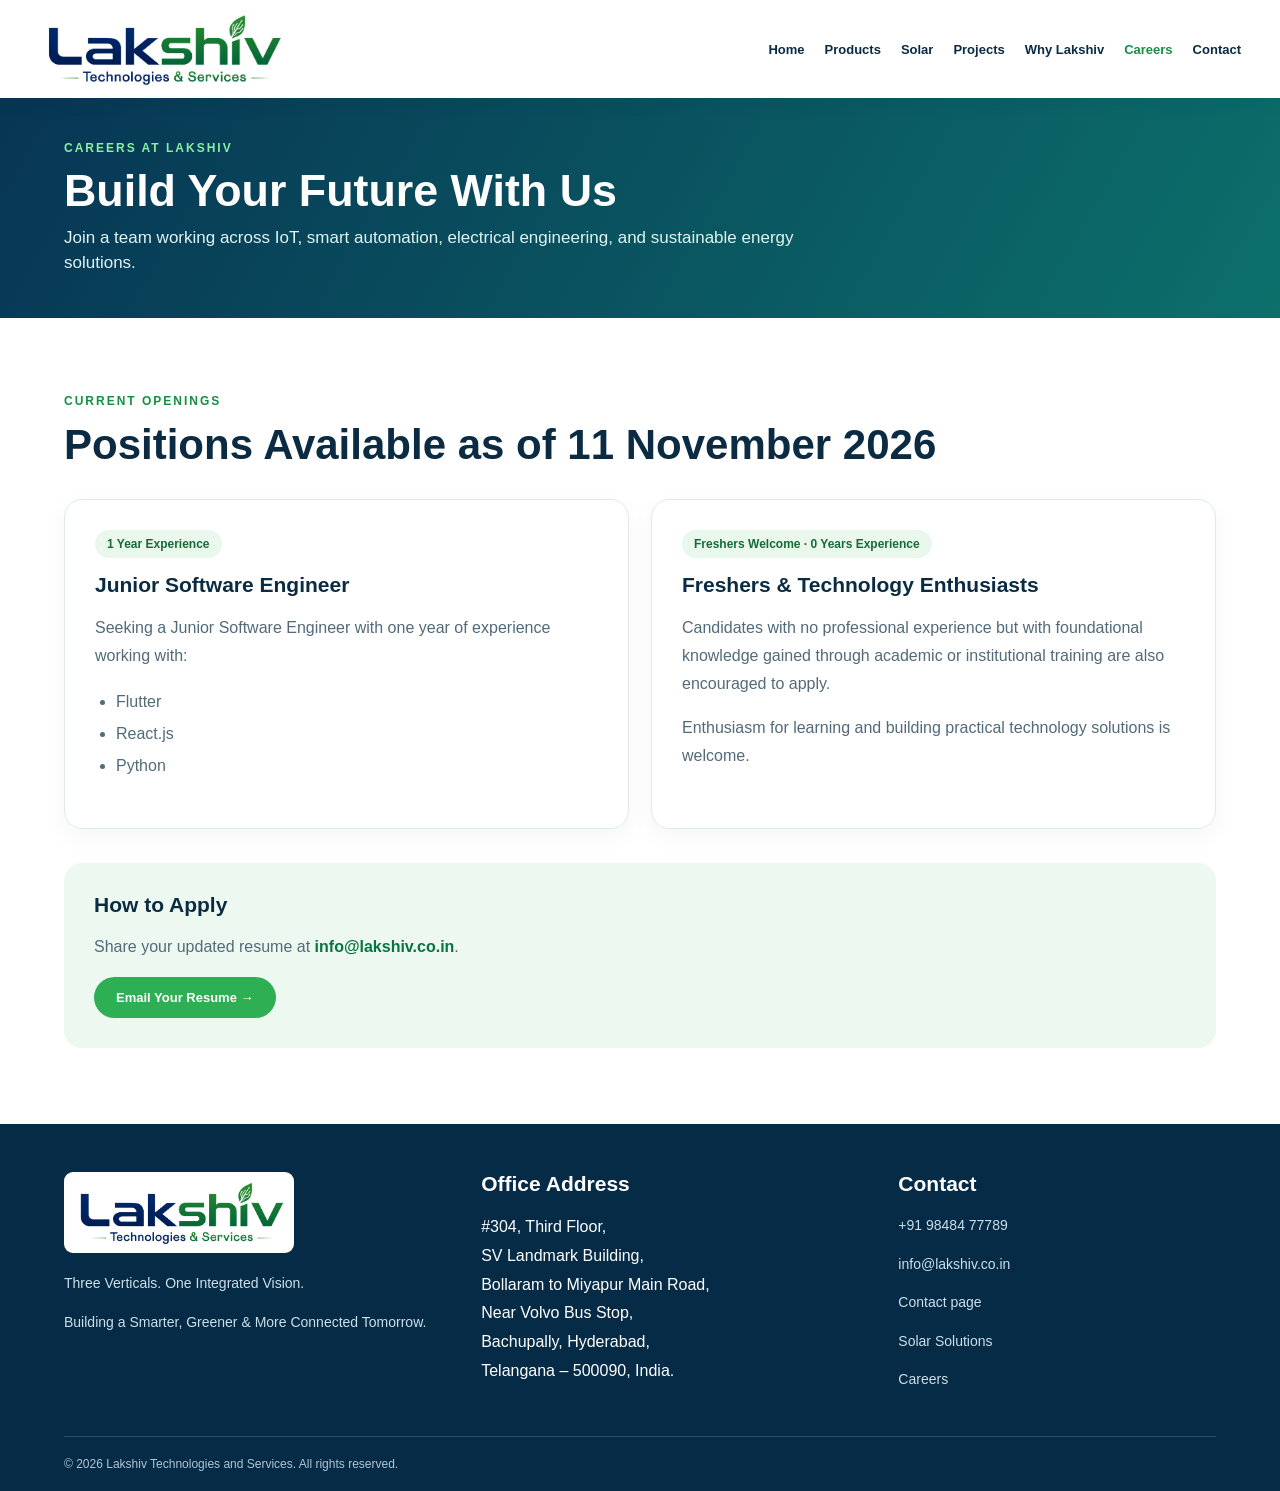
<file: careers.html>
<!doctype html>

<html lang="en">
  <head>
    <meta charset="utf-8" />
    <meta content="width=device-width,initial-scale=1" name="viewport" />
    <meta content="#082d4a" name="theme-color" />
    <meta
      content="Lakshiv Technologies and Services: IoT, smart electrical solutions, and solar energy systems in Hyderabad."
      name="description"
    />
    <title>Careers | Lakshiv Technologies and Services</title>
    <link href="assets/styles.css" rel="stylesheet" />
    <link rel="icon" type="image/png" href="images/favicon.png" />
  </head>
  <body>
    <header>
      <nav aria-label="Main navigation" class="nav">
        <a
          aria-label="Lakshiv Technologies and Services homepage"
          class="brand"
          href="index.html"
          ><img
            alt="Lakshiv Technologies and Services"
            src="assets/lakshiv-original-logo.png" /></a
        ><button
          aria-expanded="false"
          aria-label="Toggle navigation"
          class="menu"
          type="button"
        >
          ☰
        </button>
        <div class="links" id="links">
          <a href="index.html">Home</a><a href="products.html">Products</a
          ><a href="solar.html">Solar</a><a href="projects.html">Projects</a
          ><a href="why-lakshiv.html">Why Lakshiv</a
          ><a aria-current="page" class="active" href="careers.html">Careers</a
          ><a href="contact.html">Contact</a>
        </div>
      </nav>
    </header>
    <main>
      <section class="page-hero">
        <div class="wrap">
          <div class="eyebrow">Careers at Lakshiv</div>
          <h1>Build Your Future With Us</h1>
          <p>
            Join a team working across IoT, smart automation, electrical
            engineering, and sustainable energy solutions.
          </p>
        </div>
      </section>
      <section class="section">
        <div class="wrap">
          <div class="eyebrow">Current Openings</div>
          <h2>Positions Available as of 11 November 2026</h2>
          <div class="jobs">
            <article class="job">
              <span class="tag">1 Year Experience</span>
              <h3>Junior Software Engineer</h3>
              <p>
                Seeking a Junior Software Engineer with one year of experience
                working with:
              </p>
              <ul>
                <li>Flutter</li>
                <li>React.js</li>
                <li>Python</li>
              </ul>
            </article>
            <article class="job">
              <span class="tag">Freshers Welcome · 0 Years Experience</span>
              <h3>Freshers &amp; Technology Enthusiasts</h3>
              <p>
                Candidates with no professional experience but with foundational
                knowledge gained through academic or institutional training are
                also encouraged to apply.
              </p>
              <p>
                Enthusiasm for learning and building practical technology
                solutions is welcome.
              </p>
            </article>
          </div>
          <div
            style="
              margin-top: 34px;
              padding: 30px;
              background: #edf8f1;
              border-radius: 18px;
            "
          >
            <h3>How to Apply</h3>
            <p>
              Share your updated resume at
              <a
                href="mailto:info@lakshiv.co.in"
                style="color: #087442; font-weight: 700"
                >info@lakshiv.co.in</a
              >.
            </p>
            <a
              class="btn"
              href="mailto:info@lakshiv.co.in?subject=Job%20Application%20-%20Lakshiv"
              >Email Your Resume →</a
            >
          </div>
        </div>
      </section>
    </main>
    <footer id="footer-contact">
      <div class="wrap">
        <div class="foot">
          <div>
            <img
              alt="Lakshiv Technologies and Services"
              class="footer-logo"
              src="assets/lakshiv-original-logo.png"
            />
            <p>Three Verticals. One Integrated Vision.</p>
            <p>Building a Smarter, Greener &amp; More Connected Tomorrow.</p>
          </div>
          <div>
            <h3>Office Address</h3>
            <address>
              #304, Third Floor,<br />SV Landmark Building,<br />Bollaram to
              Miyapur Main Road,<br />Near Volvo Bus Stop,<br />Bachupally,
              Hyderabad,<br />Telangana – 500090, India.
            </address>
          </div>
          <div>
            <h3>Contact</h3>
            <p><a href="tel:+919848477789">+91 98484 77789</a></p>
            <p><a href="mailto:info@lakshiv.co.in">info@lakshiv.co.in</a></p>
            <p><a href="contact.html">Contact page</a></p>
            <p><a href="solar.html">Solar Solutions</a></p>
            <p><a href="careers.html">Careers</a></p>
          </div>
        </div>
        <div class="copyright">
          © <span id="year">2026</span> Lakshiv Technologies and Services. All
          rights reserved.
        </div>
      </div>
    </footer>
    <script>
      document.getElementById("year").textContent = new Date().getFullYear();
      const b = document.querySelector(".menu"),
        l = document.querySelector(".links");
      b.addEventListener("click", () => {
        const o = l.classList.toggle("open");
        b.setAttribute("aria-expanded", String(o));
      });
      l.querySelectorAll("a").forEach((a) =>
        a.addEventListener("click", () => {
          l.classList.remove("open");
          b.setAttribute("aria-expanded", "false");
        }),
      );
    </script>
  </body>
</html>
</file>
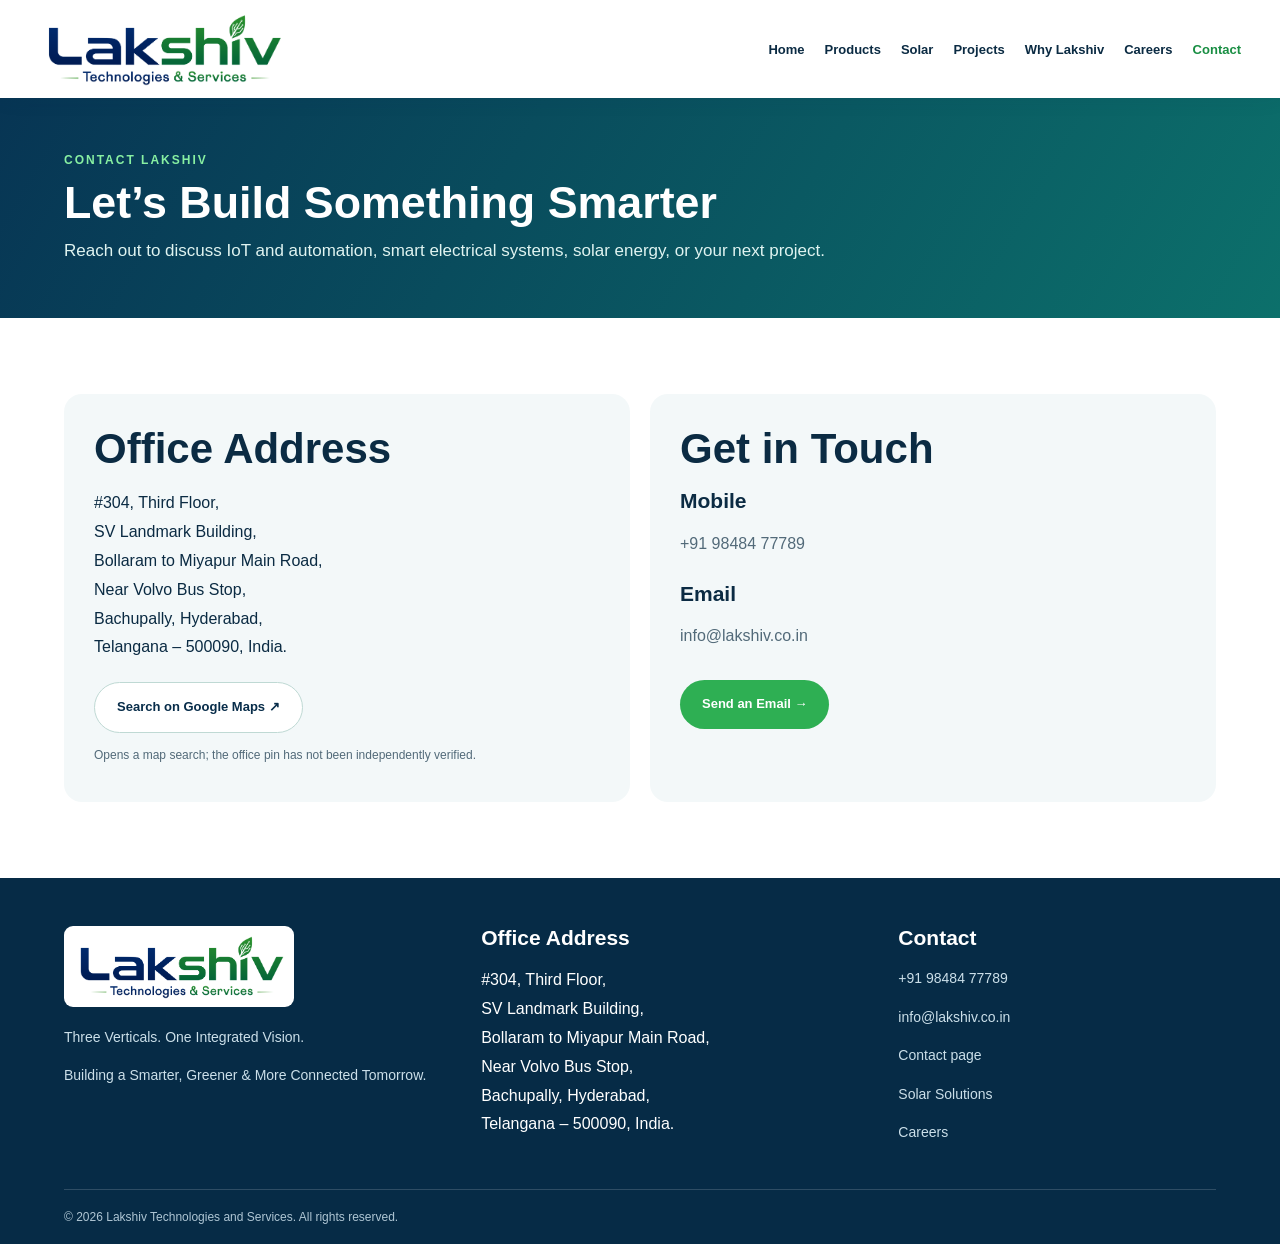
<file: contact.html>
<!doctype html>

<html lang="en">
  <head>
    <meta charset="utf-8" />
    <meta content="width=device-width,initial-scale=1" name="viewport" />
    <meta content="#082d4a" name="theme-color" />
    <meta
      content="Lakshiv Technologies and Services: IoT, smart electrical solutions, and solar energy systems in Hyderabad."
      name="description"
    />
    <title>Contact | Lakshiv Technologies and Services</title>
    <link href="assets/styles.css" rel="stylesheet" />
    <link rel="icon" type="image/png" href="images/favicon.png" />
  </head>
  <body>
    <header>
      <nav aria-label="Main navigation" class="nav">
        <a
          aria-label="Lakshiv Technologies and Services homepage"
          class="brand"
          href="index.html"
          ><img
            alt="Lakshiv Technologies and Services"
            src="assets/lakshiv-original-logo.png" /></a
        ><button
          aria-expanded="false"
          aria-label="Toggle navigation"
          class="menu"
          type="button"
        >
          ☰
        </button>
        <div class="links" id="links">
          <a href="index.html">Home</a><a href="products.html">Products</a
          ><a href="solar.html">Solar</a><a href="projects.html">Projects</a
          ><a href="why-lakshiv.html">Why Lakshiv</a
          ><a href="careers.html">Careers</a
          ><a aria-current="page" class="active" href="contact.html">Contact</a>
        </div>
      </nav>
    </header>
    <main>
      <section class="page-hero">
        <div class="wrap">
          <div class="eyebrow">Contact Lakshiv</div>
          <h1>Let’s Build Something Smarter</h1>
          <p>
            Reach out to discuss IoT and automation, smart electrical systems,
            solar energy, or your next project.
          </p>
        </div>
      </section>
      <section class="section">
        <div class="wrap">
          <div class="contact-grid">
            <div class="contact-card">
              <h2>Office Address</h2>
              <address>
                #304, Third Floor,<br />SV Landmark Building,<br />Bollaram to
                Miyapur Main Road,<br />Near Volvo Bus Stop,<br />Bachupally,
                Hyderabad,<br />Telangana – 500090, India.
              </address>
              <p style="margin-top: 20px">
                <a
                  class="btn outline"
                  href="https://www.google.com/maps/search/?api=1&amp;query=SV%20Landmark%20Building%20Bachupally%20Hyderabad%20500090"
                  rel="noopener noreferrer"
                  target="_blank"
                  >Search on Google Maps ↗</a
                >
              </p>
              <p class="note">
                Opens a map search; the office pin has not been independently
                verified.
              </p>
            </div>
            <div class="contact-card">
              <h2>Get in Touch</h2>
              <div
                id="product-enquiry"
                style="
                  display: none;
                  margin: 16px 0 24px;
                  padding: 18px;
                  border: 1px solid #c7d9e6;
                  border-radius: 12px;
                  background: #f1f7fb;
                "
              >
                <p style="margin: 0 0 6px; font-weight: 700">Your enquiry</p>
                <p id="product-enquiry-name" style="margin: 0 0 12px"></p>
                <p style="margin: 0 0 12px">
                  Email <strong>info@lakshiv.co.in</strong> and mention the
                  product or service above. You can also call the number below.
                </p>
                <a
                  id="product-enquiry-email"
                  class="btn"
                  href="mailto:info@lakshiv.co.in"
                  >Open email application →</a
                >
              </div>
              <h3>Mobile</h3>
              <p><a href="tel:+919848477789">+91 98484 77789</a></p>
              <h3 style="margin-top: 24px">Email</h3>
              <p><a href="mailto:info@lakshiv.co.in">info@lakshiv.co.in</a></p>
              <p style="margin-top: 30px">
                <a
                  class="btn"
                  href="mailto:info@lakshiv.co.in?subject=Enquiry%20-%20Lakshiv"
                  >Send an Email →</a
                >
              </p>
            </div>
          </div>
        </div>
      </section>
    </main>
    <footer id="footer-contact">
      <div class="wrap">
        <div class="foot">
          <div>
            <img
              alt="Lakshiv Technologies and Services"
              class="footer-logo"
              src="assets/lakshiv-original-logo.png"
            />
            <p>Three Verticals. One Integrated Vision.</p>
            <p>Building a Smarter, Greener &amp; More Connected Tomorrow.</p>
          </div>
          <div>
            <h3>Office Address</h3>
            <address>
              #304, Third Floor,<br />SV Landmark Building,<br />Bollaram to
              Miyapur Main Road,<br />Near Volvo Bus Stop,<br />Bachupally,
              Hyderabad,<br />Telangana – 500090, India.
            </address>
          </div>
          <div>
            <h3>Contact</h3>
            <p><a href="tel:+919848477789">+91 98484 77789</a></p>
            <p><a href="mailto:info@lakshiv.co.in">info@lakshiv.co.in</a></p>
            <p><a href="contact.html">Contact page</a></p>
            <p><a href="solar.html">Solar Solutions</a></p>
            <p><a href="careers.html">Careers</a></p>
          </div>
        </div>
        <div class="copyright">
          © <span id="year">2026</span> Lakshiv Technologies and Services. All
          rights reserved.
        </div>
      </div>
    </footer>
    <script>
      document.getElementById("year").textContent = new Date().getFullYear();
      const b = document.querySelector(".menu"),
        l = document.querySelector(".links");
      b.addEventListener("click", () => {
        const o = l.classList.toggle("open");
        b.setAttribute("aria-expanded", String(o));
      });
      l.querySelectorAll("a").forEach((a) =>
        a.addEventListener("click", () => {
          l.classList.remove("open");
          b.setAttribute("aria-expanded", "false");
        }),
      );
      const enquiry = new URLSearchParams(window.location.search).get(
        "enquiry",
      );
      if (enquiry) {
        const el = document.getElementById("product-enquiry");
        el.style.display = "block";
        document.getElementById("product-enquiry-name").textContent = enquiry;
        document.getElementById("product-enquiry-email").href =
          "mailto:info@lakshiv.co.in?subject=" +
          encodeURIComponent("Enquiry - " + enquiry);
      }
    </script>
  </body>
</html>
</file>
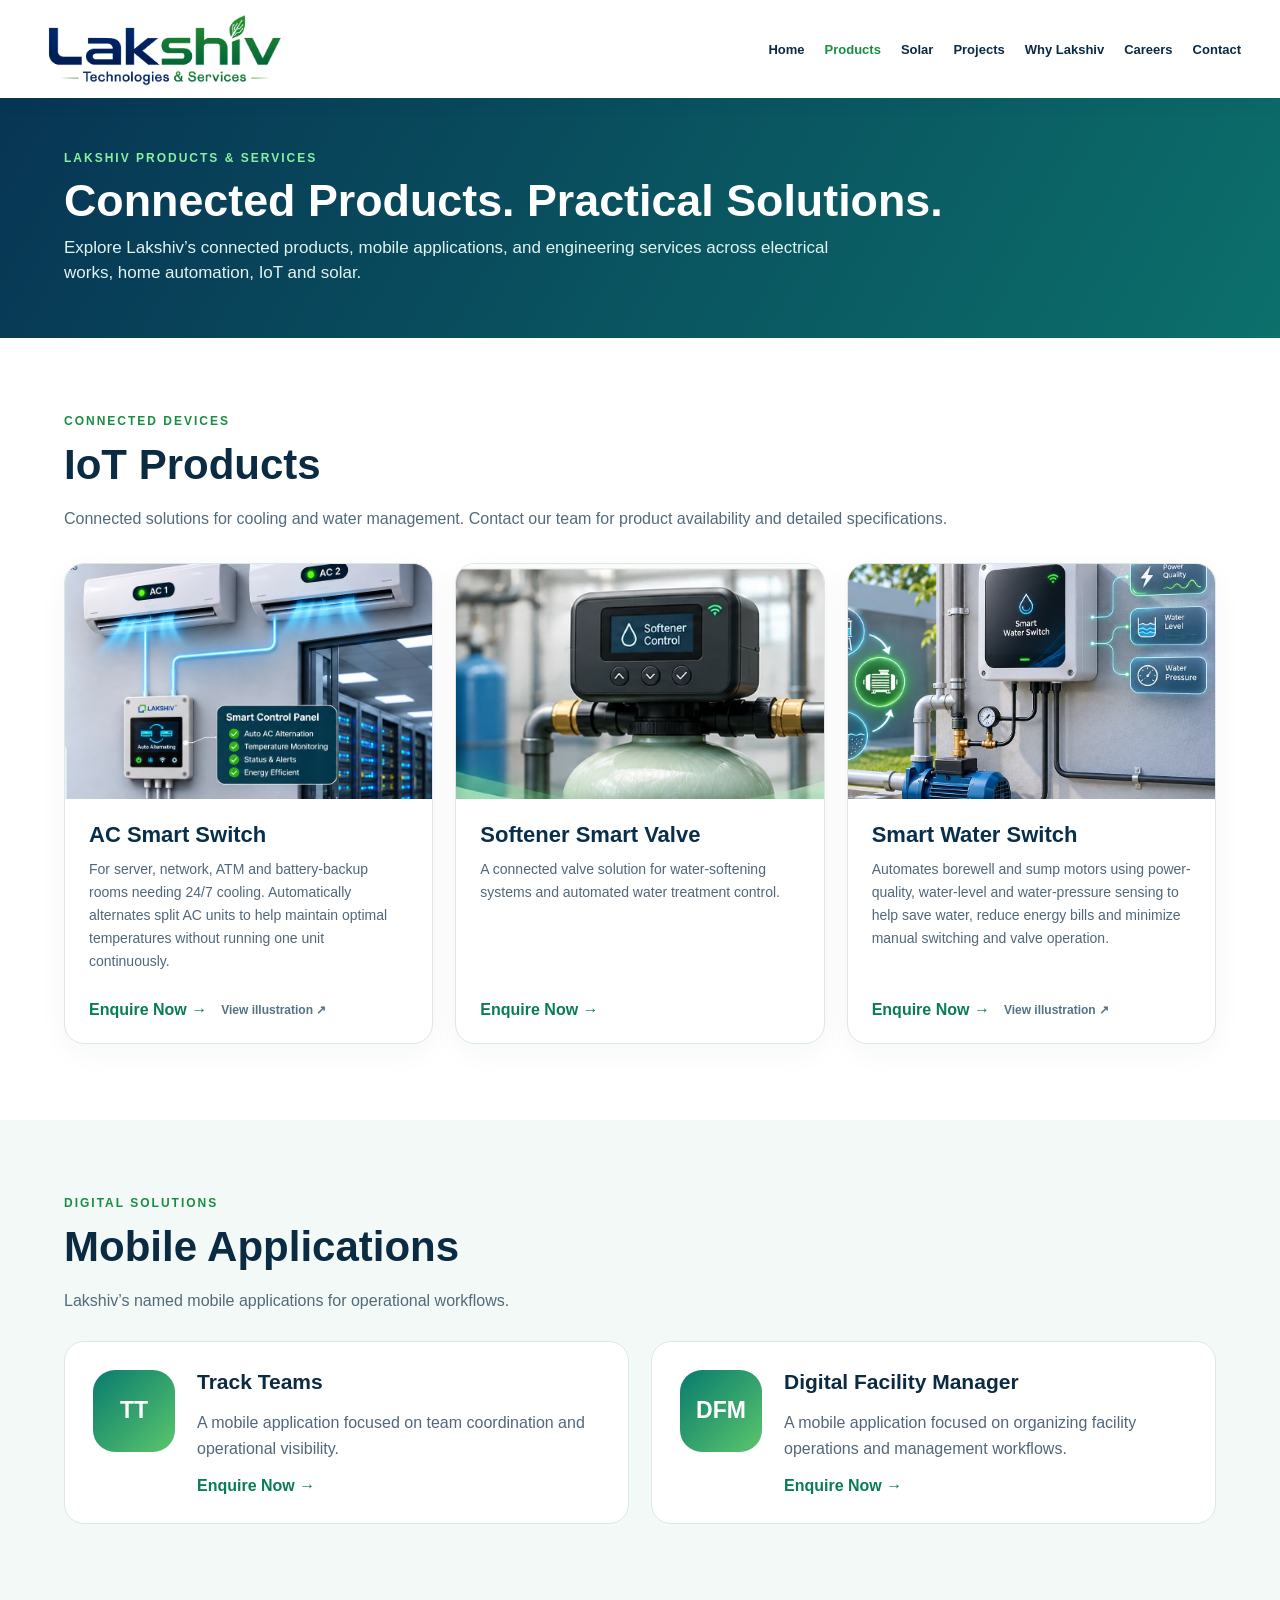
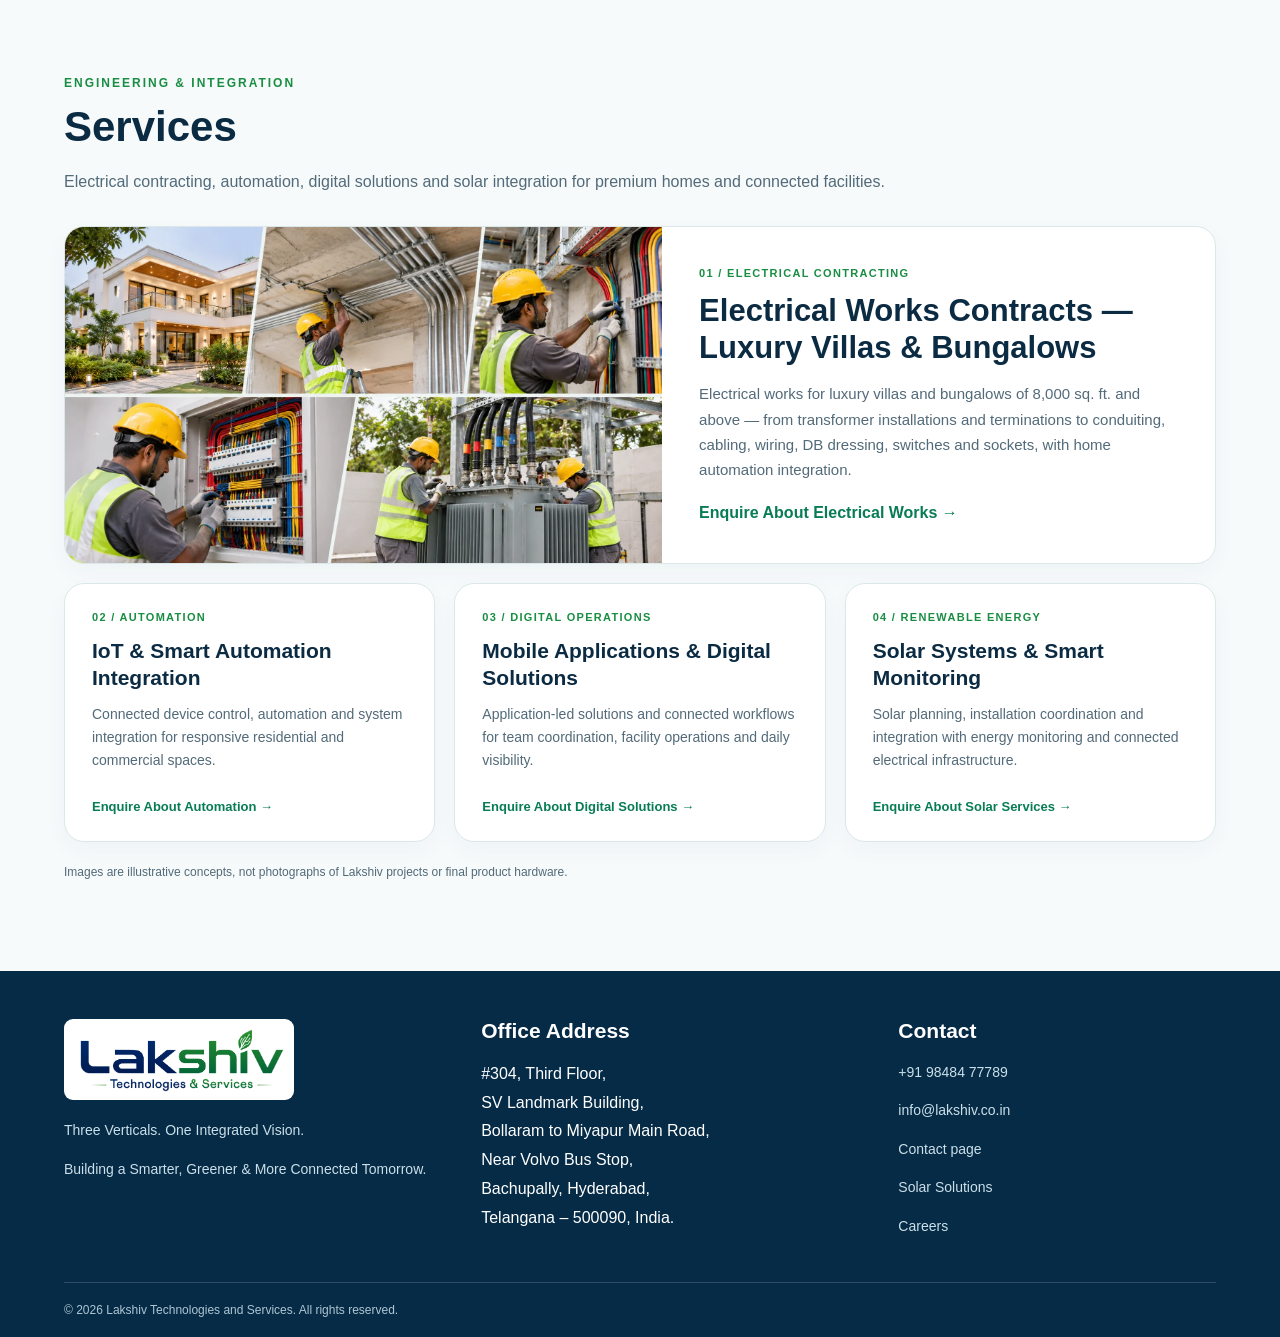
<file: products.html>
<!doctype html>

<html lang="en">
  <head>
    <meta charset="utf-8" />
    <meta content="width=device-width,initial-scale=1" name="viewport" />
    <meta content="#082d4a" name="theme-color" />
    <meta
      content="Lakshiv Technologies and Services: IoT, smart electrical solutions, and solar energy systems in Hyderabad."
      name="description"
    />
    <title>Products &amp; Services | Lakshiv Technologies and Services</title>
    <link rel="icon" type="image/png" href="images/favicon.png" />
    <link href="assets/styles.css" rel="stylesheet" />
  </head>
  <body>
    <header>
      <nav aria-label="Main navigation" class="nav">
        <a
          aria-label="Lakshiv Technologies and Services homepage"
          class="brand"
          href="index.html"
          ><img
            alt="Lakshiv Technologies and Services"
            src="assets/lakshiv-original-logo.png" /></a
        ><button
          aria-expanded="false"
          aria-label="Toggle navigation"
          class="menu"
          type="button"
        >
          ☰
        </button>
        <div class="links" id="links">
          <a class="" href="index.html">Home</a
          ><a aria-current="page" class="active" href="products.html"
            >Products</a
          ><a class="" href="solar.html">Solar</a
          ><a class="" href="projects.html">Projects</a
          ><a class="" href="why-lakshiv.html">Why Lakshiv</a
          ><a class="" href="careers.html">Careers</a
          ><a class="" href="contact.html">Contact</a>
        </div>
      </nav>
    </header>
    <main>
      <section class="page-hero products-hero">
        <div class="wrap">
          <div class="eyebrow">Lakshiv Products &amp; Services</div>
          <h1>Connected Products. Practical Solutions.</h1>
          <p>
            Explore Lakshiv’s connected products, mobile applications, and
            engineering services across electrical works, home automation, IoT
            and solar.
          </p>
        </div>
      </section>
      <section class="section">
        <div class="wrap">
          <div class="eyebrow">Connected Devices</div>
          <h2>IoT Products</h2>
          <p class="lead">
            Connected solutions for cooling and water management. Contact our
            team for product availability and detailed specifications.
          </p>
          <div class="product-grid">
            <article class="product-card">
              <a
                aria-label="View full AC Smart Switch illustration"
                class="product-visual"
                href="assets/ac-smart-switch-approved.webp"
                rel="noopener noreferrer"
                target="_blank"
                ><img
                  alt="Illustrative concept visual for AC Smart Switch"
                  loading="lazy"
                  src="assets/ac-smart-switch-card.webp"
              /></a>
              <div class="product-copy">
                <h3>AC Smart Switch</h3>
                <p>
                  For server, network, ATM and battery-backup rooms needing 24/7
                  cooling. Automatically alternates split AC units to help
                  maintain optimal temperatures without running one unit
                  continuously.
                </p>
                <div class="product-actions">
                  <a
                    class="inline-link"
                    href="contact.html?enquiry=AC%20Smart%20Switch"
                    >Enquire Now →</a
                  ><a
                    class="product-view"
                    href="assets/ac-smart-switch-approved.webp"
                    rel="noopener noreferrer"
                    target="_blank"
                    >View illustration ↗</a
                  >
                </div>
              </div>
            </article>
            <article class="product-card">
              <div class="product-visual">
                <img
                  alt="Illustrative concept visual for Softener Smart Valve"
                  loading="lazy"
                  src="assets/softener-smart-valve-card.webp"
                />
              </div>
              <div class="product-copy">
                <h3>Softener Smart Valve</h3>
                <p>
                  A connected valve solution for water-softening systems and
                  automated water treatment control.
                </p>
                <div class="product-actions">
                  <a
                    class="inline-link"
                    href="contact.html?enquiry=Softener%20Smart%20Valve"
                    >Enquire Now →</a
                  >
                </div>
              </div>
            </article>
            <article class="product-card">
              <a
                aria-label="View full Smart Water Switch illustration"
                class="product-visual"
                href="assets/smart-water-switch-approved.webp"
                rel="noopener noreferrer"
                target="_blank"
                ><img
                  alt="Illustrative concept visual for Smart Water Switch"
                  loading="lazy"
                  src="assets/smart-water-switch-card.webp"
              /></a>
              <div class="product-copy">
                <h3>Smart Water Switch</h3>
                <p>
                  Automates borewell and sump motors using power-quality,
                  water-level and water-pressure sensing to help save water,
                  reduce energy bills and minimize manual switching and valve
                  operation.
                </p>
                <div class="product-actions">
                  <a
                    class="inline-link"
                    href="contact.html?enquiry=Smart%20Water%20Switch"
                    >Enquire Now →</a
                  ><a
                    class="product-view"
                    href="assets/smart-water-switch-approved.webp"
                    rel="noopener noreferrer"
                    target="_blank"
                    >View illustration ↗</a
                  >
                </div>
              </div>
            </article>
          </div>
        </div>
      </section>
      <section class="section soft-section">
        <div class="wrap">
          <div class="eyebrow">Digital Solutions</div>
          <h2>Mobile Applications</h2>
          <p class="lead">
            Lakshiv’s named mobile applications for operational workflows.
          </p>
          <div class="app-grid">
            <article class="app-card">
              <div class="app-mark">TT</div>
              <div>
                <h3>Track Teams</h3>
                <p>
                  A mobile application focused on team coordination and
                  operational visibility.
                </p>
                <a href="contact.html?enquiry=Track%20Teams">Enquire Now →</a>
              </div>
            </article>
            <article class="app-card">
              <div class="app-mark">DFM</div>
              <div>
                <h3>Digital Facility Manager</h3>
                <p>
                  A mobile application focused on organizing facility operations
                  and management workflows.
                </p>
                <a href="contact.html?enquiry=Digital%20Facility%20Manager"
                  >Enquire Now →</a
                >
              </div>
            </article>
          </div>
        </div>
      </section>
      <section class="section soft-section" id="services">
        <div class="wrap">
          <div class="eyebrow">Engineering &amp; Integration</div>
          <h2>Services</h2>
          <p class="lead">
            Electrical contracting, automation, digital solutions and solar
            integration for premium homes and connected facilities.
          </p>
          <div class="service-grid">
            <article class="service service-featured">
              <div class="service-featured-art">
                <img
                  alt="Illustrative collage of villa electrical conduiting, cable installation, distribution board dressing and transformer termination by electricians"
                  loading="lazy"
                  src="assets/electrical-works-approved-option-1.webp"
                />
              </div>
              <div class="service-featured-copy">
                <span class="service-kicker">01 / Electrical contracting</span>
                <h3>
                  Electrical Works Contracts — Luxury Villas &amp; Bungalows
                </h3>
                <p>
                  Electrical works for luxury villas and bungalows of 8,000 sq.
                  ft. and above — from transformer installations and
                  terminations to conduiting, cabling, wiring, DB dressing,
                  switches and sockets, with home automation integration.
                </p>
                <a
                  class="inline-link"
                  href="contact.html?enquiry=Electrical%20Works%20Contracts%20%E2%80%94%20Luxury%20Villas%20%26%20Bungalows"
                  >Enquire About Electrical Works →</a
                >
              </div>
            </article>
            <article class="service service-text-card">
              <span class="service-kicker">02 / Automation</span>
              <h3>IoT &amp; Smart Automation Integration</h3>
              <p>
                Connected device control, automation and system integration for
                responsive residential and commercial spaces.
              </p>
              <a
                class="inline-link"
                href="contact.html?enquiry=IoT%20%26%20Smart%20Automation%20Integration"
                >Enquire About Automation →</a
              >
            </article>
            <article class="service service-text-card">
              <span class="service-kicker">03 / Digital operations</span>
              <h3>Mobile Applications &amp; Digital Solutions</h3>
              <p>
                Application-led solutions and connected workflows for team
                coordination, facility operations and daily visibility.
              </p>
              <a
                class="inline-link"
                href="contact.html?enquiry=Mobile%20Applications%20%26%20Digital%20Solutions"
                >Enquire About Digital Solutions →</a
              >
            </article>
            <article class="service service-text-card">
              <span class="service-kicker">04 / Renewable energy</span>
              <h3>Solar Systems &amp; Smart Monitoring</h3>
              <p>
                Solar planning, installation coordination and integration with
                energy monitoring and connected electrical infrastructure.
              </p>
              <a
                class="inline-link"
                href="contact.html?enquiry=Solar%20Systems%20%26%20Smart%20Monitoring"
                >Enquire About Solar Services →</a
              >
            </article>
          </div>
          <p class="note">
            Images are illustrative concepts, not photographs of Lakshiv
            projects or final product hardware.
          </p>
        </div>
      </section>
    </main>
    <footer id="footer-contact">
      <div class="wrap">
        <div class="foot">
          <div>
            <img
              alt="Lakshiv Technologies and Services"
              class="footer-logo"
              src="assets/lakshiv-original-logo.png"
            />
            <p>Three Verticals. One Integrated Vision.</p>
            <p>Building a Smarter, Greener &amp; More Connected Tomorrow.</p>
          </div>
          <div>
            <h3>Office Address</h3>
            <address>
              #304, Third Floor,<br />SV Landmark Building,<br />Bollaram to
              Miyapur Main Road,<br />Near Volvo Bus Stop,<br />Bachupally,
              Hyderabad,<br />Telangana – 500090, India.
            </address>
          </div>
          <div>
            <h3>Contact</h3>
            <p><a href="tel:+919848477789">+91 98484 77789</a></p>
            <p><a href="mailto:info@lakshiv.co.in">info@lakshiv.co.in</a></p>
            <p><a href="contact.html">Contact page</a></p>
            <p><a href="solar.html">Solar Solutions</a></p>
            <p><a href="careers.html">Careers</a></p>
          </div>
        </div>
        <div class="copyright">
          © <span id="year">2026</span> Lakshiv Technologies and Services. All
          rights reserved.
        </div>
      </div>
    </footer>
    <script>
      document.getElementById("year").textContent = new Date().getFullYear();
      const b = document.querySelector(".menu"),
        l = document.querySelector(".links");
      b.addEventListener("click", () => {
        const o = l.classList.toggle("open");
        b.setAttribute("aria-expanded", String(o));
      });
      l.querySelectorAll("a").forEach((a) =>
        a.addEventListener("click", () => {
          l.classList.remove("open");
          b.setAttribute("aria-expanded", "false");
        }),
      );
    </script>
  </body>
</html>
</file>
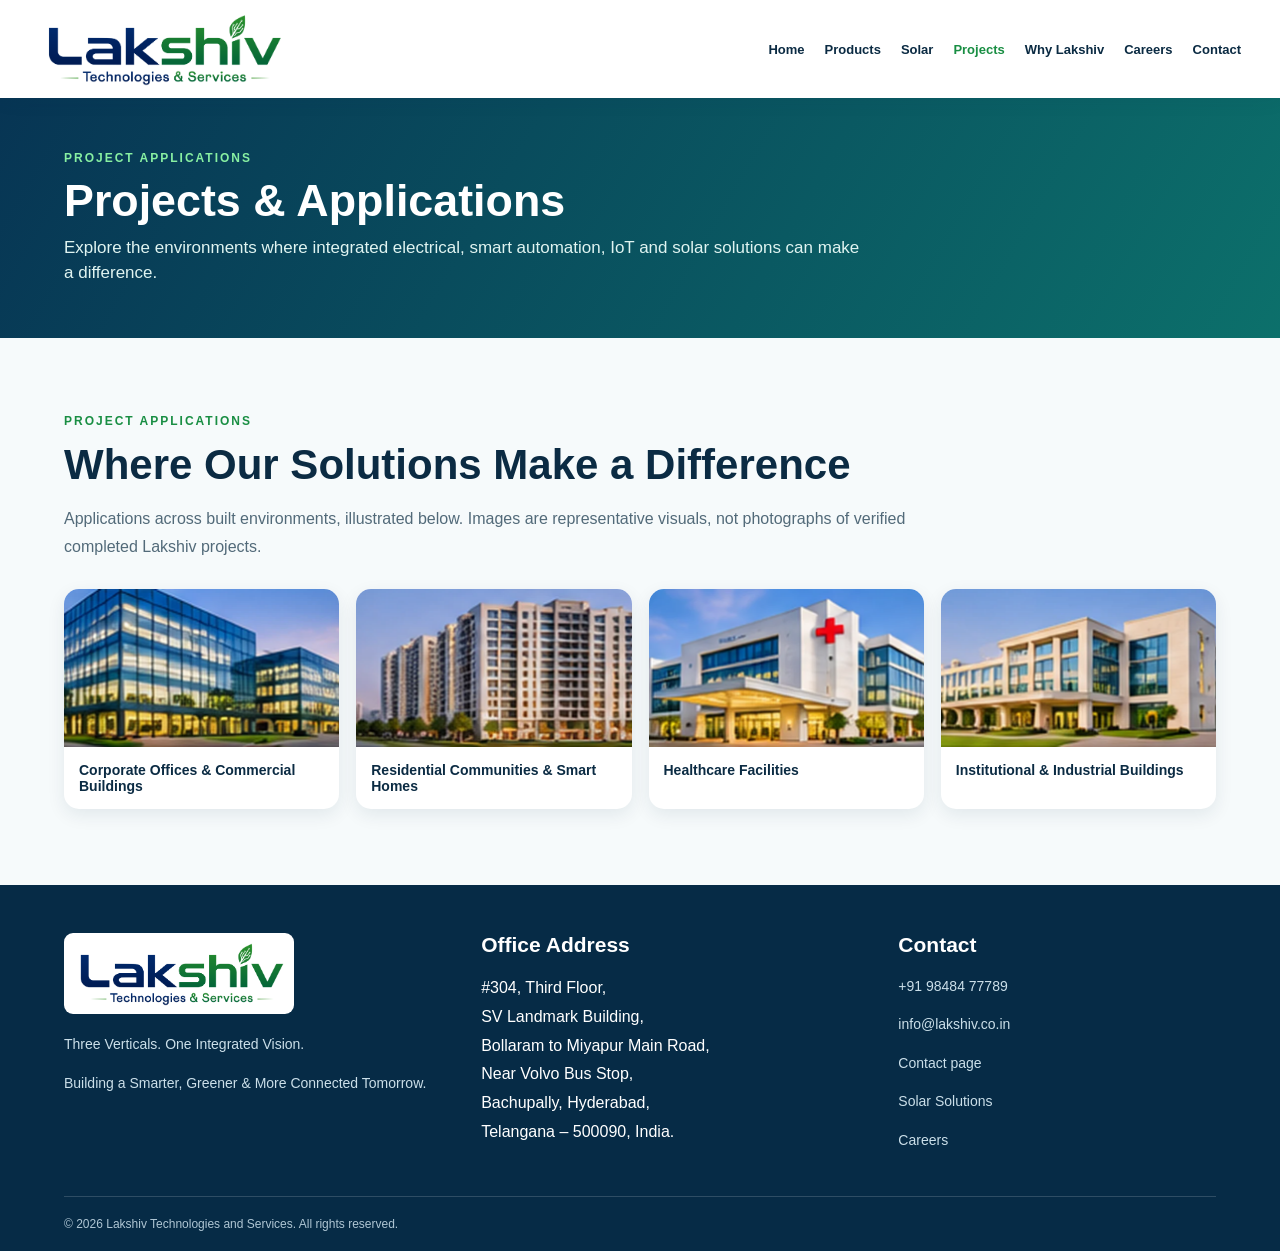
<file: projects.html>
<!doctype html>

<html lang="en">
  <head>
    <meta charset="utf-8" />
    <meta content="width=device-width,initial-scale=1" name="viewport" />
    <meta content="#082d4a" name="theme-color" />
    <meta
      content="Lakshiv Technologies and Services: IoT, smart electrical solutions, and solar energy systems in Hyderabad."
      name="description"
    />
    <title>Projects | Lakshiv Technologies and Services</title>
    <link href="assets/styles.css" rel="stylesheet" />
    <link rel="icon" type="image/png" href="images/favicon.png" />
  </head>
  <body>
    <header>
      <nav aria-label="Main navigation" class="nav">
        <a
          aria-label="Lakshiv Technologies and Services homepage"
          class="brand"
          href="index.html"
          ><img
            alt="Lakshiv Technologies and Services"
            src="assets/lakshiv-original-logo.png" /></a
        ><button
          aria-expanded="false"
          aria-label="Toggle navigation"
          class="menu"
          type="button"
        >
          ☰
        </button>
        <div class="links" id="links">
          <a href="index.html">Home</a><a href="products.html">Products</a
          ><a href="solar.html">Solar</a
          ><a aria-current="page" class="active" href="projects.html"
            >Projects</a
          ><a href="why-lakshiv.html">Why Lakshiv</a
          ><a href="careers.html">Careers</a><a href="contact.html">Contact</a>
        </div>
      </nav>
    </header>
    <main>
      <section class="page-hero large-inner-hero">
        <div class="wrap">
          <div class="eyebrow">Project Applications</div>
          <h1>Projects &amp; Applications</h1>
          <p>
            Explore the environments where integrated electrical, smart
            automation, IoT and solar solutions can make a difference.
          </p>
        </div>
      </section>
      <section class="section projects" id="projects">
        <div class="wrap">
          <div class="eyebrow">Project Applications</div>
          <h2>Where Our Solutions Make a Difference</h2>
          <p class="lead">
            Applications across built environments, illustrated below. Images
            are representative visuals, not photographs of verified completed
            Lakshiv projects.
          </p>
          <div class="project-grid">
            <article class="project">
              <img
                alt="Illustrative view of corporate offices &amp; commercial buildings"
                src="assets/project-1.webp"
              /><b>Corporate Offices &amp; Commercial Buildings</b>
            </article>
            <article class="project">
              <img
                alt="Illustrative view of residential communities &amp; smart homes"
                src="assets/project-2.webp"
              /><b>Residential Communities &amp; Smart Homes</b>
            </article>
            <article class="project">
              <img
                alt="Illustrative view of healthcare facilities"
                src="assets/project-3.webp"
              /><b>Healthcare Facilities</b>
            </article>
            <article class="project">
              <img
                alt="Illustrative view of institutional &amp; industrial buildings"
                src="assets/project-4.webp"
              /><b>Institutional &amp; Industrial Buildings</b>
            </article>
          </div>
        </div>
      </section>
    </main>
    <footer id="footer-contact">
      <div class="wrap">
        <div class="foot">
          <div>
            <img
              alt="Lakshiv Technologies and Services"
              class="footer-logo"
              src="assets/lakshiv-original-logo.png"
            />
            <p>Three Verticals. One Integrated Vision.</p>
            <p>Building a Smarter, Greener &amp; More Connected Tomorrow.</p>
          </div>
          <div>
            <h3>Office Address</h3>
            <address>
              #304, Third Floor,<br />SV Landmark Building,<br />Bollaram to
              Miyapur Main Road,<br />Near Volvo Bus Stop,<br />Bachupally,
              Hyderabad,<br />Telangana – 500090, India.
            </address>
          </div>
          <div>
            <h3>Contact</h3>
            <p><a href="tel:+919848477789">+91 98484 77789</a></p>
            <p><a href="mailto:info@lakshiv.co.in">info@lakshiv.co.in</a></p>
            <p><a href="contact.html">Contact page</a></p>
            <p><a href="solar.html">Solar Solutions</a></p>
            <p><a href="careers.html">Careers</a></p>
          </div>
        </div>
        <div class="copyright">
          © <span id="year">2026</span> Lakshiv Technologies and Services. All
          rights reserved.
        </div>
      </div>
    </footer>
    <script>
      document.getElementById("year").textContent = new Date().getFullYear();
      const b = document.querySelector(".menu"),
        l = document.querySelector(".links");
      b.addEventListener("click", () => {
        const o = l.classList.toggle("open");
        b.setAttribute("aria-expanded", String(o));
      });
      l.querySelectorAll("a").forEach((a) =>
        a.addEventListener("click", () => {
          l.classList.remove("open");
          b.setAttribute("aria-expanded", "false");
        }),
      );
    </script>
  </body>
</html>
</file>
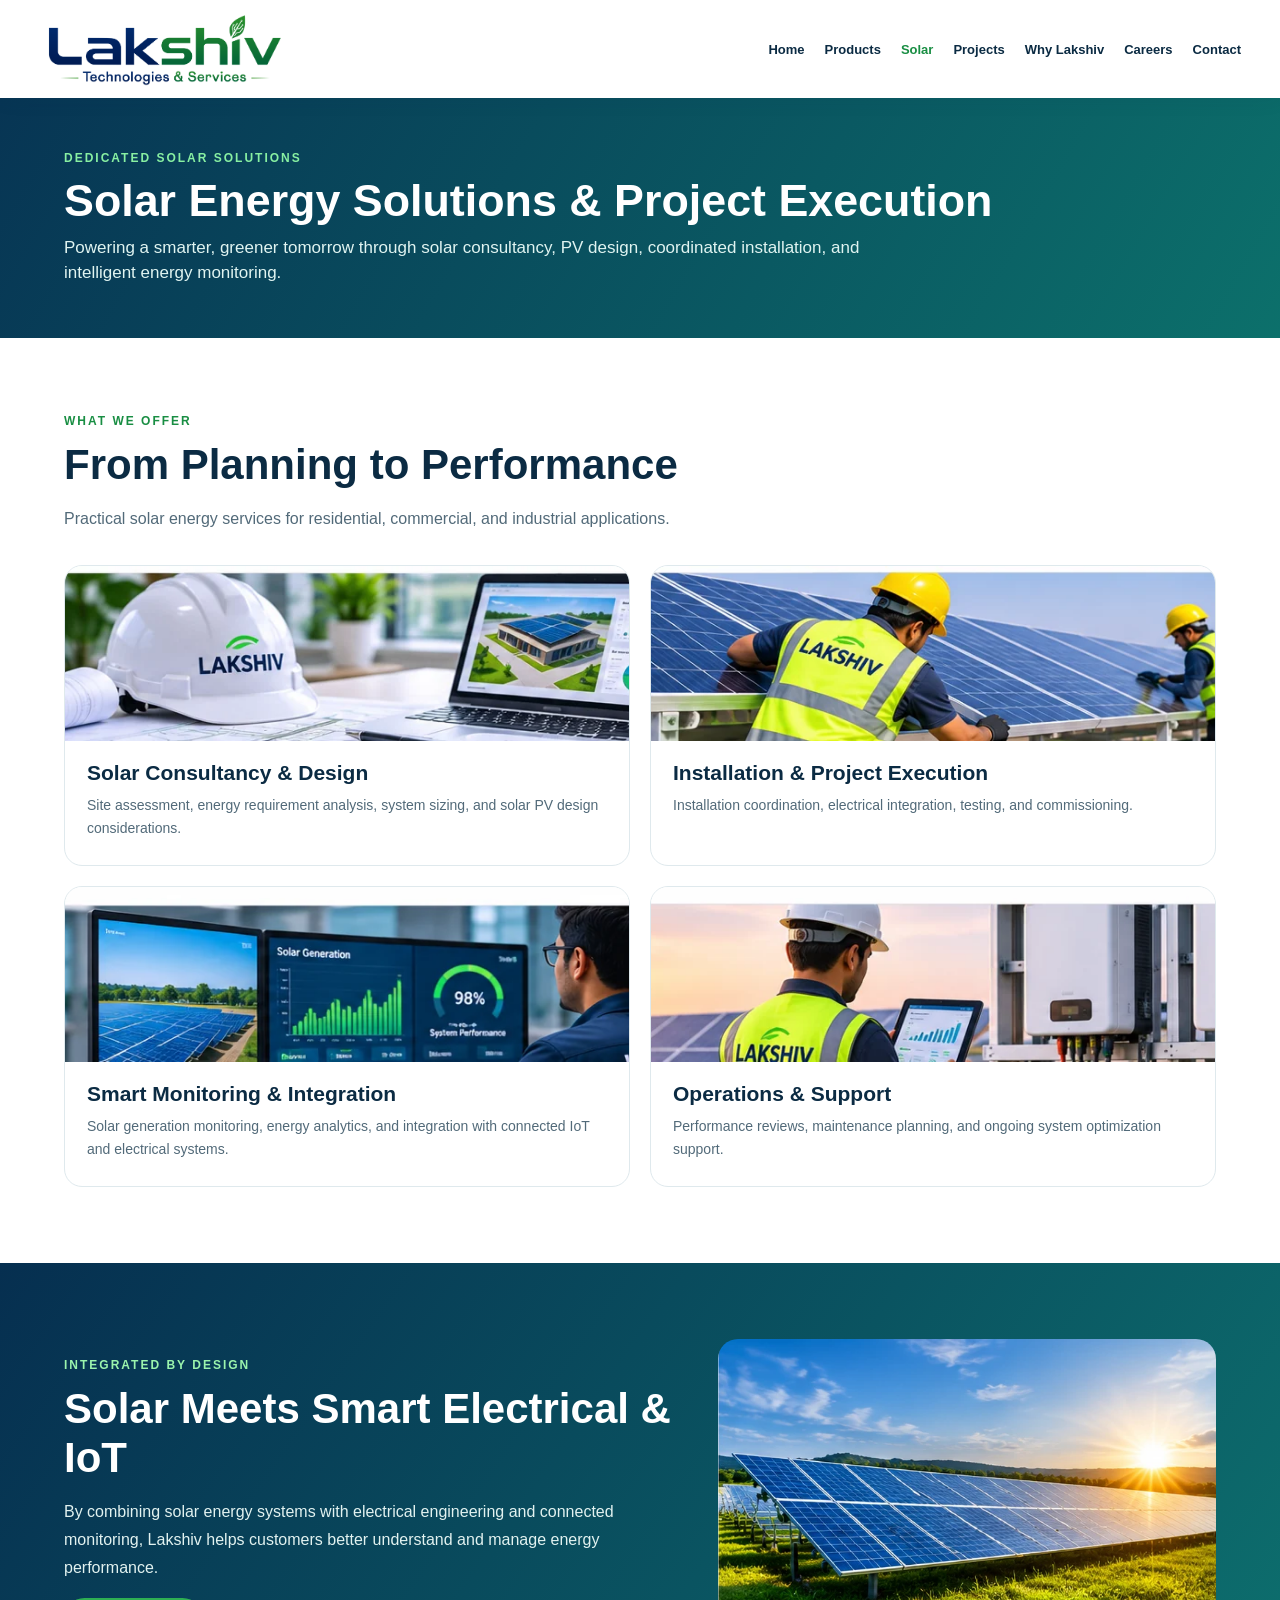
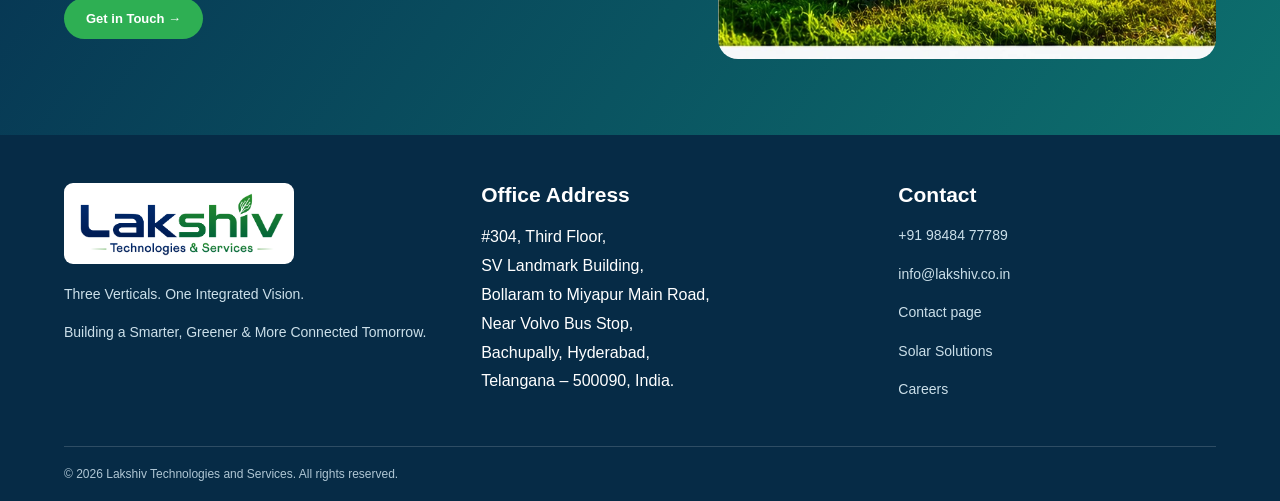
<file: solar.html>
<!doctype html>

<html lang="en">
  <head>
    <meta charset="utf-8" />
    <meta content="width=device-width,initial-scale=1" name="viewport" />
    <meta content="#082d4a" name="theme-color" />
    <meta
      content="Lakshiv Technologies and Services: IoT, smart electrical solutions, and solar energy systems in Hyderabad."
      name="description"
    />
    <title>Solar Energy Solutions | Lakshiv Technologies and Services</title>
    <link href="assets/styles.css" rel="stylesheet" />
    <link rel="icon" type="image/png" href="images/favicon.png" />
  </head>
  <body>
    <header>
      <nav aria-label="Main navigation" class="nav">
        <a
          aria-label="Lakshiv Technologies and Services homepage"
          class="brand"
          href="index.html"
          ><img
            alt="Lakshiv Technologies and Services"
            src="assets/lakshiv-original-logo.png" /></a
        ><button
          aria-expanded="false"
          aria-label="Toggle navigation"
          class="menu"
          type="button"
        >
          ☰
        </button>
        <div class="links" id="links">
          <a href="index.html">Home</a><a href="products.html">Products</a
          ><a aria-current="page" class="active" href="solar.html">Solar</a
          ><a href="projects.html">Projects</a
          ><a href="why-lakshiv.html">Why Lakshiv</a
          ><a href="careers.html">Careers</a><a href="contact.html">Contact</a>
        </div>
      </nav>
    </header>
    <main>
      <section class="page-hero enquiry-hero">
        <div class="wrap">
          <div class="eyebrow">Dedicated Solar Solutions</div>
          <h1>Solar Energy Solutions &amp; Project Execution</h1>
          <p>
            Powering a smarter, greener tomorrow through solar consultancy, PV
            design, coordinated installation, and intelligent energy monitoring.
          </p>
        </div>
      </section>
      <section class="section">
        <div class="wrap">
          <div class="eyebrow">What We Offer</div>
          <h2>From Planning to Performance</h2>
          <p class="lead">
            Practical solar energy services for residential, commercial, and
            industrial applications.
          </p>
          <div class="service-grid">
            <article class="service">
              <img
                alt="Solar PV system planning and design"
                class="service-photo"
                src="assets/solar-service-1.webp"
              />
              <h3>Solar Consultancy &amp; Design</h3>
              <p>
                Site assessment, energy requirement analysis, system sizing, and
                solar PV design considerations.
              </p>
            </article>
            <article class="service">
              <img
                alt="Solar panel installation team"
                class="service-photo"
                src="assets/solar-service-2.webp"
              />
              <h3>Installation &amp; Project Execution</h3>
              <p>
                Installation coordination, electrical integration, testing, and
                commissioning.
              </p>
            </article>
            <article class="service">
              <img
                alt="Solar energy generation monitoring"
                class="service-photo"
                src="assets/solar-service-3.webp"
              />
              <h3>Smart Monitoring &amp; Integration</h3>
              <p>
                Solar generation monitoring, energy analytics, and integration
                with connected IoT and electrical systems.
              </p>
            </article>
            <article class="service">
              <img
                alt="Solar installation maintenance and support"
                class="service-photo"
                src="assets/solar-service-4.webp"
              />
              <h3>Operations &amp; Support</h3>
              <p>
                Performance reviews, maintenance planning, and ongoing system
                optimization support.
              </p>
            </article>
          </div>
        </div>
      </section>
      <section class="section solar-band">
        <div class="wrap solar-grid">
          <div>
            <div class="eyebrow" style="color: #9bf4ad">
              Integrated by Design
            </div>
            <h2>Solar Meets Smart Electrical &amp; IoT</h2>
            <p>
              By combining solar energy systems with electrical engineering and
              connected monitoring, Lakshiv helps customers better understand
              and manage energy performance.
            </p>
            <a class="btn" href="contact.html">Get in Touch →</a>
          </div>
          <img alt="Solar photovoltaic panels" src="assets/vertical-3.webp" />
        </div>
      </section>
    </main>
    <footer id="footer-contact">
      <div class="wrap">
        <div class="foot">
          <div>
            <img
              alt="Lakshiv Technologies and Services"
              class="footer-logo"
              src="assets/lakshiv-original-logo.png"
            />
            <p>Three Verticals. One Integrated Vision.</p>
            <p>Building a Smarter, Greener &amp; More Connected Tomorrow.</p>
          </div>
          <div>
            <h3>Office Address</h3>
            <address>
              #304, Third Floor,<br />SV Landmark Building,<br />Bollaram to
              Miyapur Main Road,<br />Near Volvo Bus Stop,<br />Bachupally,
              Hyderabad,<br />Telangana – 500090, India.
            </address>
          </div>
          <div>
            <h3>Contact</h3>
            <p><a href="tel:+919848477789">+91 98484 77789</a></p>
            <p><a href="mailto:info@lakshiv.co.in">info@lakshiv.co.in</a></p>
            <p><a href="contact.html">Contact page</a></p>
            <p><a href="solar.html">Solar Solutions</a></p>
            <p><a href="careers.html">Careers</a></p>
          </div>
        </div>
        <div class="copyright">
          © <span id="year">2026</span> Lakshiv Technologies and Services. All
          rights reserved.
        </div>
      </div>
    </footer>
    <script>
      document.getElementById("year").textContent = new Date().getFullYear();
      const b = document.querySelector(".menu"),
        l = document.querySelector(".links");
      b.addEventListener("click", () => {
        const o = l.classList.toggle("open");
        b.setAttribute("aria-expanded", String(o));
      });
      l.querySelectorAll("a").forEach((a) =>
        a.addEventListener("click", () => {
          l.classList.remove("open");
          b.setAttribute("aria-expanded", "false");
        }),
      );
    </script>
  </body>
</html>
</file>
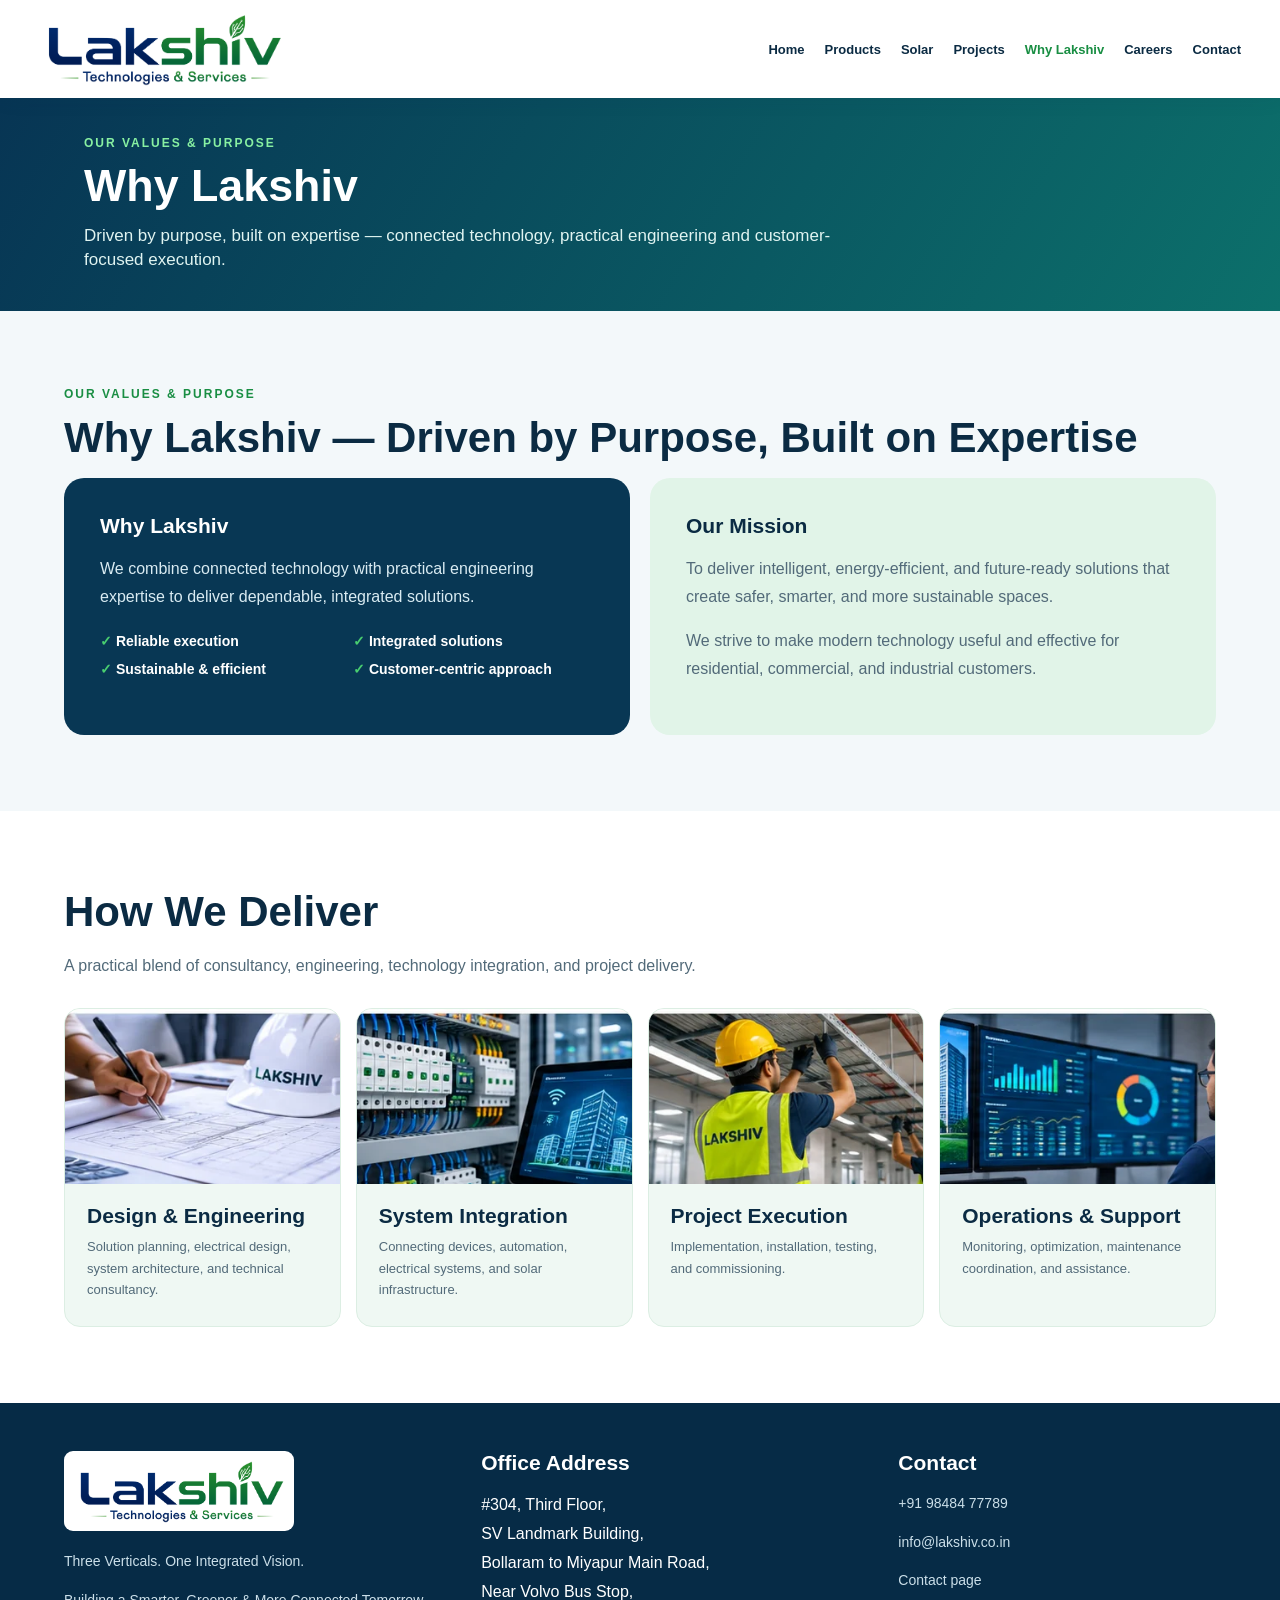
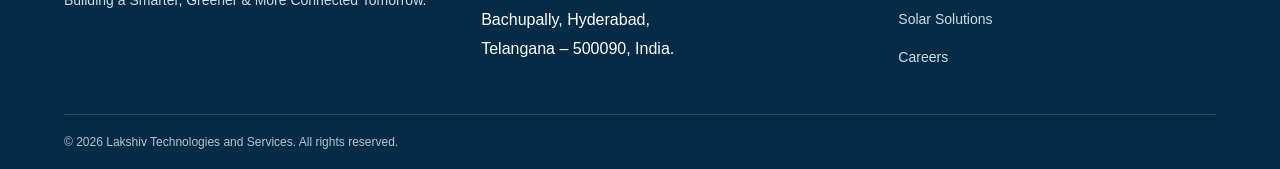
<file: why-lakshiv.html>
<!doctype html>

<html lang="en">
  <head>
    <meta charset="utf-8" />
    <meta content="width=device-width,initial-scale=1" name="viewport" />
    <meta content="#082d4a" name="theme-color" />
    <meta
      content="Lakshiv Technologies and Services: IoT, smart electrical solutions, and solar energy systems in Hyderabad."
      name="description"
    />
    <title>Why Lakshiv | Lakshiv Technologies and Services</title>
    <link href="assets/styles.css" rel="stylesheet" />
    <link rel="icon" type="image/png" href="images/favicon.png" />
  </head>
  <body>
    <header>
      <nav aria-label="Main navigation" class="nav">
        <a
          aria-label="Lakshiv Technologies and Services homepage"
          class="brand"
          href="index.html"
          ><img
            alt="Lakshiv Technologies and Services"
            src="assets/lakshiv-original-logo.png" /></a
        ><button
          aria-expanded="false"
          aria-label="Toggle navigation"
          class="menu"
          type="button"
        >
          ☰
        </button>
        <div class="links" id="links">
          <a href="index.html">Home</a><a href="products.html">Products</a
          ><a href="solar.html">Solar</a><a href="projects.html">Projects</a
          ><a aria-current="page" class="active" href="why-lakshiv.html"
            >Why Lakshiv</a
          ><a href="careers.html">Careers</a><a href="contact.html">Contact</a>
        </div>
      </nav>
    </header>
    <main>
      <section class="page-hero page-hero-compact large-inner-hero">
        <div class="wrap">
          <div class="eyebrow">Our Values &amp; Purpose</div>
          <h1>Why Lakshiv</h1>
          <p>
            Driven by purpose, built on expertise — connected technology,
            practical engineering and customer-focused execution.
          </p>
        </div>
      </section>
      <section class="section combined" id="why-lakshiv">
        <div class="wrap">
          <div class="eyebrow">Our Values &amp; Purpose</div>
          <h2>Why Lakshiv — Driven by Purpose, Built on Expertise</h2>
          <div class="why-grid">
            <div class="why-box">
              <h3>Why Lakshiv</h3>
              <p>
                We combine connected technology with practical engineering
                expertise to deliver dependable, integrated solutions.
              </p>
              <div class="check">
                <span>Reliable execution</span><span>Integrated solutions</span
                ><span>Sustainable &amp; efficient</span
                ><span>Customer-centric approach</span>
              </div>
            </div>
            <div class="mission-box">
              <h3>Our Mission</h3>
              <p>
                To deliver intelligent, energy-efficient, and future-ready
                solutions that create safer, smarter, and more sustainable
                spaces.
              </p>
              <p>
                We strive to make modern technology useful and effective for
                residential, commercial, and industrial customers.
              </p>
            </div>
          </div>
        </div>
      </section>
      <section class="section" id="capabilities">
        <div class="wrap">
          <h2>How We Deliver</h2>
          <p class="lead">
            A practical blend of consultancy, engineering, technology
            integration, and project delivery.
          </p>
          <div class="cap-grid">
            <div class="cap">
              <img
                alt="Electrical engineering design and technical plans"
                class="service-photo"
                src="assets/why-service-1.webp"
              />
              <h3>Design &amp; Engineering</h3>
              <p>
                Solution planning, electrical design, system architecture, and
                technical consultancy.
              </p>
            </div>
            <div class="cap">
              <img
                alt="Electrical controls and smart system integration"
                class="service-photo"
                src="assets/why-service-2.webp"
              />
              <h3>System Integration</h3>
              <p>
                Connecting devices, automation, electrical systems, and solar
                infrastructure.
              </p>
            </div>
            <div class="cap">
              <img
                alt="Engineers executing an infrastructure installation"
                class="service-photo"
                src="assets/why-service-3.webp"
              />
              <h3>Project Execution</h3>
              <p>Implementation, installation, testing, and commissioning.</p>
            </div>
            <div class="cap">
              <img
                alt="Monitoring and operational support dashboard"
                class="service-photo"
                src="assets/why-service-4.webp"
              />
              <h3>Operations &amp; Support</h3>
              <p>
                Monitoring, optimization, maintenance coordination, and
                assistance.
              </p>
            </div>
          </div>
        </div>
      </section>
    </main>
    <footer id="footer-contact">
      <div class="wrap">
        <div class="foot">
          <div>
            <img
              alt="Lakshiv Technologies and Services"
              class="footer-logo"
              src="assets/lakshiv-original-logo.png"
            />
            <p>Three Verticals. One Integrated Vision.</p>
            <p>Building a Smarter, Greener &amp; More Connected Tomorrow.</p>
          </div>
          <div>
            <h3>Office Address</h3>
            <address>
              #304, Third Floor,<br />SV Landmark Building,<br />Bollaram to
              Miyapur Main Road,<br />Near Volvo Bus Stop,<br />Bachupally,
              Hyderabad,<br />Telangana – 500090, India.
            </address>
          </div>
          <div>
            <h3>Contact</h3>
            <p><a href="tel:+919848477789">+91 98484 77789</a></p>
            <p><a href="mailto:info@lakshiv.co.in">info@lakshiv.co.in</a></p>
            <p><a href="contact.html">Contact page</a></p>
            <p><a href="solar.html">Solar Solutions</a></p>
            <p><a href="careers.html">Careers</a></p>
          </div>
        </div>
        <div class="copyright">
          © <span id="year">2026</span> Lakshiv Technologies and Services. All
          rights reserved.
        </div>
      </div>
    </footer>
    <script>
      document.getElementById("year").textContent = new Date().getFullYear();
      const b = document.querySelector(".menu"),
        l = document.querySelector(".links");
      b.addEventListener("click", () => {
        const o = l.classList.toggle("open");
        b.setAttribute("aria-expanded", String(o));
      });
      l.querySelectorAll("a").forEach((a) =>
        a.addEventListener("click", () => {
          l.classList.remove("open");
          b.setAttribute("aria-expanded", "false");
        }),
      );
    </script>
  </body>
</html>
</file>
<file: assets/styles.css>
:root{--navy:#082d4a;--blue:#075a87;--green:#2eaf53;--ink:#0b2b43;--muted:#526a79;--pale:#f2f8f8;--line:#dfe9ed}*{box-sizing:border-box}html{scroll-behavior:smooth}body{margin:0;font-family:Arial,Helvetica,sans-serif;color:var(--ink);background:#fff}a{text-decoration:none;color:inherit}p{color:var(--muted);line-height:1.75}h1,h2,h3{line-height:1.17;margin:0 0 16px}h1{font-size:clamp(36px,5vw,66px)}h2{font-size:clamp(28px,3.5vw,42px)}h3{font-size:21px}button{font:inherit}header{position:sticky;top:0;z-index:50;background:#fff;box-shadow:0 2px 18px #082d4a14}.nav{max-width:1250px;margin:auto;display:flex;justify-content:space-between;align-items:center;gap:20px;padding:12px 24px}.brand img{display:block;width:245px;max-width:42vw;height:auto}.links{display:flex;align-items:center;gap:20px;font-size:13px;font-weight:700}.links a:hover,.links a.active{color:#198e43}.btn{display:inline-flex;align-items:center;justify-content:center;gap:8px;border-radius:28px;background:var(--green);color:#fff;padding:13px 22px;font-size:13px;font-weight:700;border:0}.btn.outline{background:white;color:var(--navy);border:1px solid #bfd9d4}.menu{display:none;border:0;background:none;font-size:27px;color:var(--navy)}.wrap{max-width:1200px;padding:0 24px;margin:auto}.section{padding:76px 0;scroll-margin-top:84px}.eyebrow{font-size:12px;letter-spacing:2px;font-weight:800;color:#198e43;text-transform:uppercase;margin-bottom:12px}.lead{max-width:900px;font-size:16px}.hero{position:relative;background:#053d62}.hero img{display:block;width:100%;max-height:710px;object-fit:cover}.hero-actions{position:absolute;bottom:22px;left:max(5%,calc((100vw - 1200px)/2));display:flex;gap:12px}.hero-actions .btn:first-child{background:white;color:var(--navy)}.cards{display:grid;grid-template-columns:repeat(3,1fr);gap:22px;margin-top:34px}.card{border:1px solid var(--line);border-radius:19px;overflow:hidden;background:white;box-shadow:0 10px 28px #082d4a12}.card>img{width:100%;height:230px;object-fit:cover;display:block}.card-body{padding:23px}.card p{font-size:14px}.number{font-size:11px;font-weight:800;color:#218c46;letter-spacing:1.2px}.tags{display:flex;flex-wrap:wrap;gap:7px}.tags span{font-size:11px;font-weight:700;padding:7px 10px;border-radius:30px;background:#eaf7ef;color:#1b7040}.cap-grid{display:grid;grid-template-columns:repeat(4,1fr);gap:15px;margin-top:28px}.cap{padding:24px;background:#eff8f3;border:1px solid #dceee3;border-radius:16px}.cap .symbol{font-size:30px;display:block;margin-bottom:12px;color:var(--green)}.cap p{font-size:13px;margin-bottom:0}.solar-band{background:linear-gradient(125deg,#062f50,#0d706e);color:white}.solar-band p{color:#e2f2f0}.solar-grid{display:grid;grid-template-columns:1.1fr .9fr;align-items:center;gap:45px}.solar-grid img{width:100%;height:320px;object-fit:cover;border-radius:20px}.combined{background:#f3f8fa}.why-grid{display:grid;grid-template-columns:1fr 1fr;gap:20px}.why-box{padding:36px;border-radius:20px;background:#083754;color:#fff}.why-box p{color:#d9ebf2}.mission-box{padding:36px;border-radius:20px;background:#e1f4e8}.check{display:grid;grid-template-columns:1fr 1fr;gap:12px;margin-top:22px}.check span{font-size:14px;font-weight:700}.check span:before{content:'✓ ';color:#49ce70}.projects{background:#f6fafb}.project-grid{display:grid;grid-template-columns:repeat(4,1fr);gap:17px;margin-top:28px}.project{border-radius:15px;overflow:hidden;background:white;box-shadow:0 6px 18px #082d4a16}.project img{width:100%;height:158px;object-fit:cover;display:block}.project b{display:block;padding:15px;font-size:14px}.note{font-size:12px}.career-strip{display:flex;align-items:center;justify-content:space-between;gap:25px;padding:34px;border-radius:18px;background:linear-gradient(105deg,#008e85,#4cb953);color:white}.career-strip h2{font-size:28px}.career-strip p{color:#fff}.career-strip .btn{background:white;color:#075b4d;white-space:nowrap}.page-hero{padding:76px 0;background:linear-gradient(120deg,#073554,#0c706b);color:white}.page-hero p{color:#e0f4f1;max-width:800px;font-size:17px}.page-hero .eyebrow{color:#88f0a2}.service-grid{display:grid;grid-template-columns:repeat(2,1fr);gap:20px;margin-top:32px}.service{padding:30px;border:1px solid var(--line);border-radius:18px}.service .symbol{font-size:32px;margin-bottom:15px}.service p{font-size:14px}.jobs{display:grid;grid-template-columns:1fr 1fr;gap:22px;margin-top:30px}.job{border:1px solid var(--line);padding:30px;border-radius:18px;box-shadow:0 8px 24px #082d4a0b}.job .tag{display:inline-block;background:#e9f7ed;color:#176a36;padding:7px 12px;border-radius:20px;font-size:12px;font-weight:700;margin-bottom:15px}.job ul{line-height:2;color:var(--muted);padding-left:21px}.contact-grid{display:grid;grid-template-columns:1fr 1fr;gap:20px}.contact-card{padding:30px;background:#f3f8f9;border-radius:18px}.contact-card p{margin-bottom:6px}footer{background:#062b46;color:white;padding:48px 0 20px}.foot{display:grid;grid-template-columns:1.2fr 1.2fr 1fr;gap:36px}.foot p,.foot a{color:#cbdfe9;font-size:14px}.foot a:hover{color:#8be89b}.footer-logo{width:230px;max-width:100%;padding:8px;background:white;border-radius:9px}.copyright{border-top:1px solid #ffffff29;padding-top:20px;margin-top:30px;color:#afc6d4;font-size:12px}address{font-style:normal;line-height:1.8}section[id]{scroll-margin-top:80px}@media(max-width:1050px){.links{gap:11px;font-size:12px}.brand img{width:205px}.project-grid{grid-template-columns:repeat(2,1fr)}}@media(max-width:820px){.menu{display:block}.links{display:none;position:absolute;top:64px;left:0;right:0;background:white;flex-direction:column;align-items:stretch;padding:20px 26px;box-shadow:0 15px 22px #082d4a22}.links.open{display:flex}.cards,.cap-grid{grid-template-columns:repeat(2,1fr)}.solar-grid,.why-grid{grid-template-columns:1fr}.hero-actions{position:static;padding:16px;justify-content:center}}@media(max-width:590px){.nav{padding:12px 16px}.brand img{width:185px;max-width:75vw}.section{padding:54px 0}.cards,.cap-grid,.project-grid,.service-grid,.jobs,.contact-grid,.foot{grid-template-columns:1fr}.hero img{min-height:265px;object-position:center}.hero-actions .btn{font-size:11px;padding:11px}.card>img{height:210px}.solar-grid img{height:240px}.career-strip{display:block}.career-strip .btn{margin-top:12px}.check{grid-template-columns:1fr}.page-hero{padding:55px 0}}

.home-links{background:#f4f9fa}.home-link-grid{display:grid;grid-template-columns:repeat(2,minmax(0,1fr));gap:22px;margin-top:28px}.home-link-card{display:block;background:#fff;padding:30px;border-radius:20px;border:1px solid var(--line);box-shadow:0 8px 24px #082d4a0b}.home-link-card strong{color:#15894a;font-size:14px}.home-link-card:hover{border-color:#2eaf53;transform:translateY(-2px);transition:transform .2s,border-color .2s}@media(max-width:590px){.home-link-grid{grid-template-columns:1fr}}

/* November 2026: photo-led service cards and products catalogue */
.page-hero-compact{padding-top:46px!important;padding-bottom:46px!important;min-height:0!important}
.page-hero-compact h1{margin-bottom:12px!important}
.page-hero-compact .wrap{max-width:1160px}
.cap-grid .cap,.service-grid .service{padding:0!important;overflow:hidden;display:flex;flex-direction:column}
.cap-grid .cap h3,.service-grid .service h3{margin:20px 22px 8px!important}
.cap-grid .cap p,.service-grid .service p{margin:0 22px 25px!important;line-height:1.65}
.service-photo{display:block;width:100%;height:175px;object-fit:cover;object-position:center}
.inline-link{display:inline-block;margin-top:18px;color:#087c54;font-weight:750;text-decoration:none}
.product-grid{display:grid;grid-template-columns:repeat(3,minmax(0,1fr));gap:22px;margin-top:30px}
.product-card{border:1px solid #dce8e5;border-radius:20px;overflow:hidden;background:white;box-shadow:0 8px 28px #0a2a3b0b}
.product-art{height:178px;background:radial-gradient(circle at 80% 20%,#b6e6d0 0,transparent 36%),linear-gradient(135deg,#e8f7f1,#d9eaf6);display:flex;flex-direction:column;justify-content:center;align-items:center;color:#0c7759;gap:8px}
.product-art span{font-size:78px;line-height:1}.product-art small{font-size:11px;letter-spacing:2px;font-weight:800}
.product-copy{padding:22px}.product-copy h3{margin:0 0 10px;color:#092e4b}.product-copy p{color:#51677a;line-height:1.6;min-height:75px}.product-copy a,.app-card a,.home-link-card a{color:#087c54;font-weight:800;text-decoration:none}
.soft-section{background:#f3f9f6}.app-grid{display:grid;grid-template-columns:repeat(2,minmax(0,1fr));gap:22px;margin-top:26px}.app-card{border:1px solid #dbe8e4;border-radius:20px;background:#fff;padding:28px;display:flex;align-items:flex-start;gap:22px}.app-mark{min-width:82px;height:82px;border-radius:22px;background:linear-gradient(135deg,#087b6e,#5bc66c);color:#fff;display:grid;place-items:center;font-size:23px;font-weight:800}.app-card h3{margin:0 0 8px}.app-card p{color:#52677a;line-height:1.6}
@media(max-width:800px){.product-grid{grid-template-columns:1fr}.app-grid{grid-template-columns:1fr}.service-photo{height:165px}.page-hero-compact{padding-top:35px!important;padding-bottom:35px!important}}
@media(min-width:801px) and (max-width:1100px){.product-grid{grid-template-columns:repeat(2,1fr)}}

/* November 2026 approved hero and compact inner-page banners */
.hero img{width:100%;height:auto;max-height:none;object-fit:contain;object-position:center;display:block}
.hero-actions-below{position:static;display:flex;justify-content:center;gap:14px;padding:16px 20px;background:#f1f8f6}
.hero-actions-below .btn:first-child{background:#0b4d70;color:#fff}
.page-hero{box-sizing:border-box;min-height:220px;padding:38px 0;display:flex;align-items:center}
.page-hero .wrap{width:100%}
.page-hero h1{font-size:clamp(29px,3.5vw,48px);margin-bottom:10px}
.page-hero p{margin:0;line-height:1.45}
.page-hero .eyebrow{margin-bottom:9px}
.page-hero-compact{padding:38px 0!important}
@media(max-width:1024px){.page-hero{min-height:190px;padding:29px 0}.page-hero-compact{padding:29px 0!important}}
@media(max-width:590px){.hero img{min-height:0;object-fit:contain}.page-hero{min-height:155px;padding:23px 0}.page-hero-compact{padding:23px 0!important}.page-hero h1{font-size:clamp(26px,7vw,36px)}.page-hero p{font-size:14px}.hero-actions-below{flex-wrap:wrap}.hero-actions-below .btn{font-size:12px}}

/* Product and solar banner CTA breathing room; preserve other banner sizing. */
.enquiry-hero .btn{margin-top:24px;position:relative;flex-shrink:0}
.enquiry-hero{height:auto;min-height:240px}
@media(max-width:1024px){.enquiry-hero{min-height:200px}.enquiry-hero .btn{margin-top:20px}}
@media(max-width:590px){.enquiry-hero{min-height:170px}.enquiry-hero .btn{margin-top:18px}}


/* 12 Nov 2026 final approval: real product illustration cards and streamlined Services. */
:focus-visible{outline:3px solid #26b85a;outline-offset:3px}
.product-card{display:flex;flex-direction:column;transition:transform .18s ease,box-shadow .18s ease}
.product-card:hover{transform:translateY(-3px);box-shadow:0 16px 36px #0a2a3b17}
.product-visual{display:block;width:100%;height:235px;overflow:hidden;background:linear-gradient(135deg,#edf7f8,#e2eff8)}
.product-visual img{display:block;width:100%;height:100%;object-fit:cover;object-position:center}
.product-copy{display:flex;flex:1;flex-direction:column;padding:23px 24px 24px}
.product-copy h3{font-size:22px;min-height:0}
.product-copy p{min-height:0;margin:0 0 20px;line-height:1.65;font-size:14px}
.product-actions{display:flex;flex-wrap:wrap;align-items:center;gap:14px;margin-top:auto;padding-top:7px}
.product-actions .inline-link{margin-top:0;font-weight:800}
.product-view{font-size:12px;color:#537383!important;font-weight:700!important}
#services{background:#f6fafb}
#services .service-grid{display:grid;grid-template-columns:repeat(3,minmax(0,1fr));gap:19px;margin-top:30px}
#services .service{background:#fff;border:1px solid #dce8e8;border-radius:20px;box-shadow:0 8px 23px #082d4a09}
#services .service-featured{grid-column:1/-1;display:grid;grid-template-columns:1.08fr 1fr;align-items:stretch;min-height:335px;overflow:hidden;padding:0!important}
#services .service-featured-art{height:100%;min-height:335px;overflow:hidden}
#services .service-featured-art img{width:100%;height:100%;display:block;object-fit:cover;object-position:center}
#services .service-featured-copy{display:flex;flex-direction:column;justify-content:center;padding:33px 37px}
#services .service-featured h3{margin:13px 0 15px!important;font-size:clamp(23px,2.5vw,31px);line-height:1.2}
#services .service-featured p{margin:0!important;font-size:15px;line-height:1.68}
#services .service-featured .inline-link{margin-top:22px}
#services .service-kicker{display:block;color:#198e43;font-size:11px;font-weight:800;text-transform:uppercase;letter-spacing:1.3px}
#services .service-text-card{display:flex;flex-direction:column;min-height:252px;padding:27px!important}
#services .service-text-card h3{margin:14px 0 12px!important;font-size:21px;line-height:1.3}
#services .service-text-card p{margin:0 0 14px!important;font-size:14px;line-height:1.62}
#services .service-text-card .inline-link{margin-top:auto;padding-top:14px;font-size:13px}
#services .note{margin-top:20px}
/* The internal-page banners remain brief and contain no action buttons. */
.products-hero,.enquiry-hero{min-height:240px}
@media(min-width:801px) and (max-width:1100px){
  #services .service-grid{grid-template-columns:repeat(2,minmax(0,1fr))}
  #services .service-featured{grid-column:1/-1}
  #services .service-text-card:last-child{grid-column:1/-1}
}
@media(max-width:800px){
  .product-visual{height:245px}
  #services .service-grid{grid-template-columns:1fr}
  #services .service-featured{grid-column:1;grid-template-columns:1fr;min-height:0}
  #services .service-featured-art{height:auto;min-height:0}
  #services .service-featured-art img{height:auto;aspect-ratio:16/9;object-fit:cover}
  #services .service-featured-copy{padding:27px 26px}
  #services .service-text-card{min-height:0}
  .products-hero,.enquiry-hero{min-height:200px}
}
@media(max-width:590px){
  .product-visual{height:220px}
  .product-copy{padding:20px}
  #services .service-featured-copy{padding:24px 22px}
  .products-hero,.enquiry-hero{min-height:170px}
}


/* Retain previously approved banner heights across internal pages. */
.large-inner-hero{min-height:240px}
@media(max-width:1024px){.large-inner-hero{min-height:200px}}
@media(max-width:590px){.large-inner-hero{min-height:170px}.page-hero:not(.large-inner-hero):not(.products-hero):not(.enquiry-hero){min-height:160px}}


/* 12 Nov 2026: homepage Smart City artwork, resized without cropping.
   No CTA row below hero; limit artwork to 75% of the visible viewport
   and keep space for the sticky navigation bar on short displays. */
body.home-page .hero {
  height: min(56.28vw, 75vh, calc(100vh - var(--home-header-height, 88px) - 20px));
  height: min(56.28vw, 75svh, calc(100svh - var(--home-header-height, 88px) - 20px));
  width: 100%;
  min-height: 0;
  max-height: none;
  display: flex;
  align-items: center;
  justify-content: center;
  overflow: hidden;
  background: #063b60;
}
body.home-page .hero img {
  display: block;
  width: 100%;
  height: 100%;
  max-width: 100%;
  max-height: 100%;
  min-height: 0;
  object-fit: contain;
  object-position: center;
}
</file>
